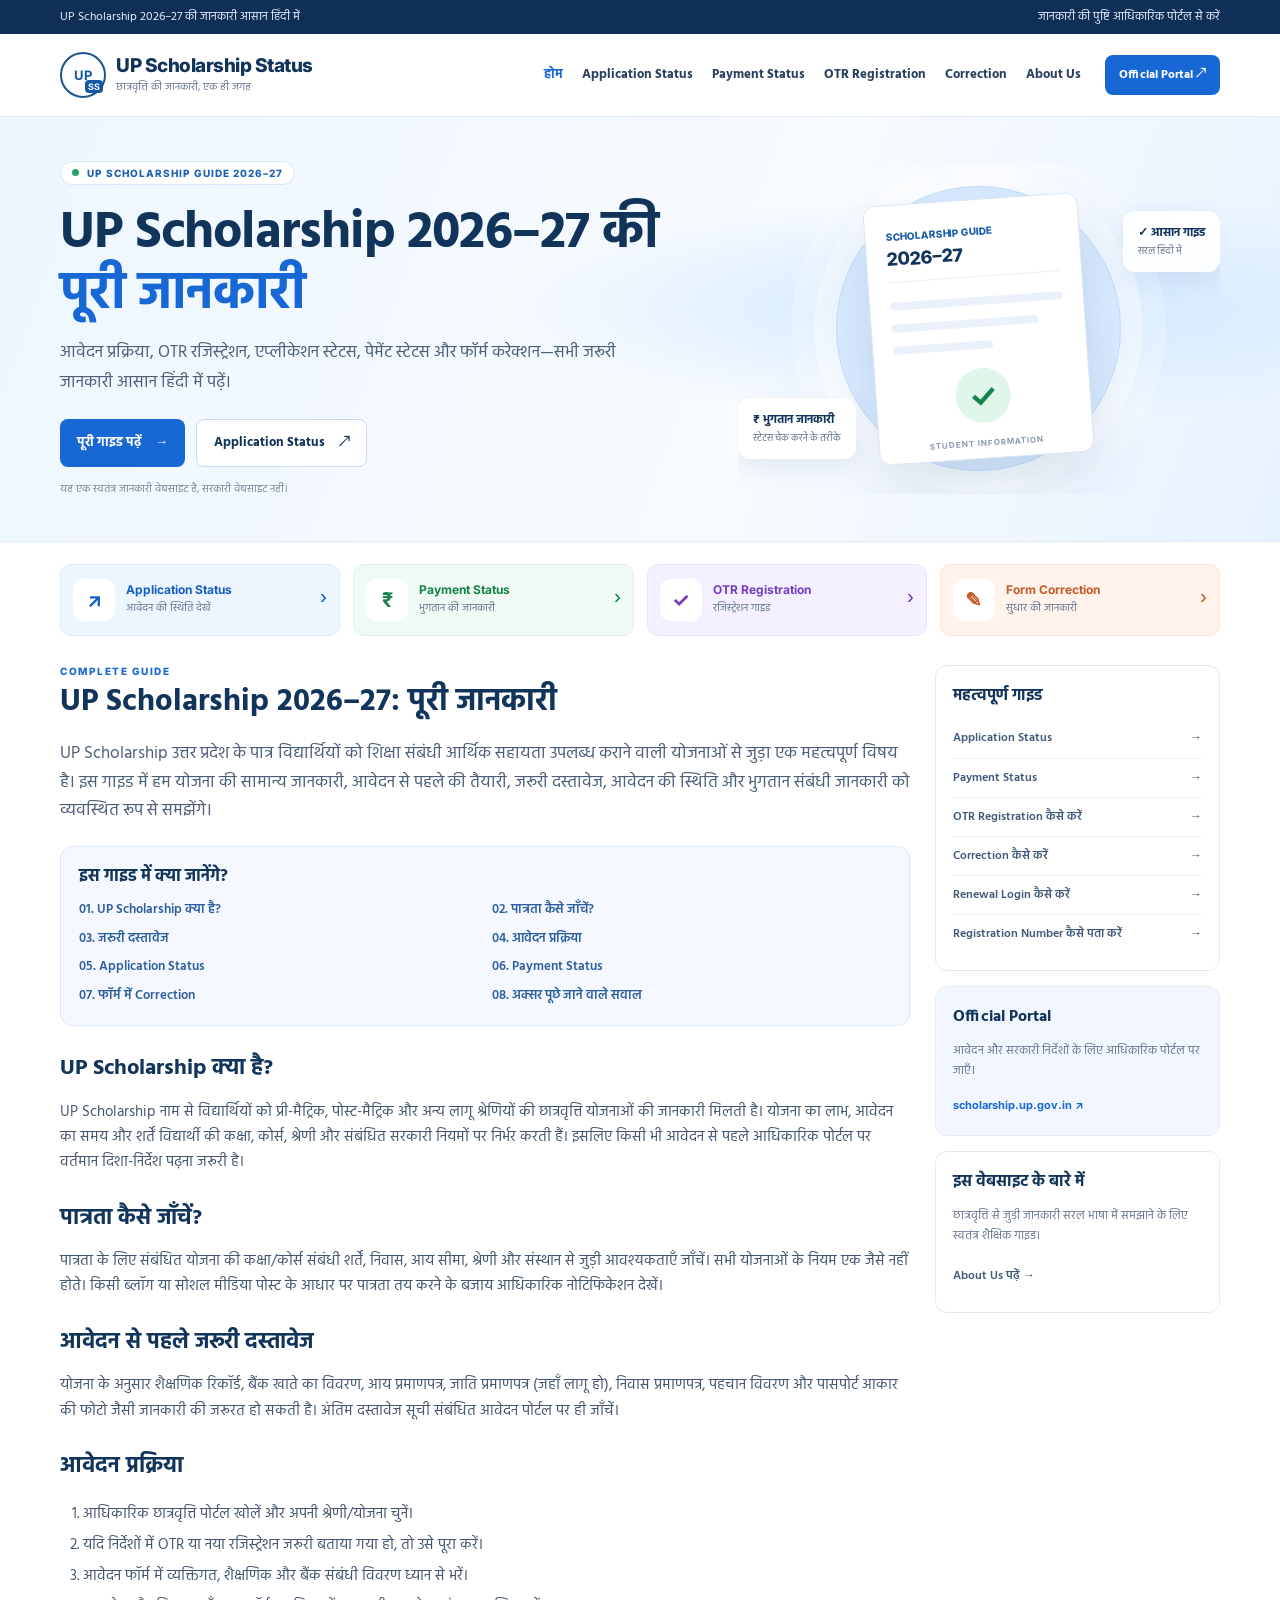
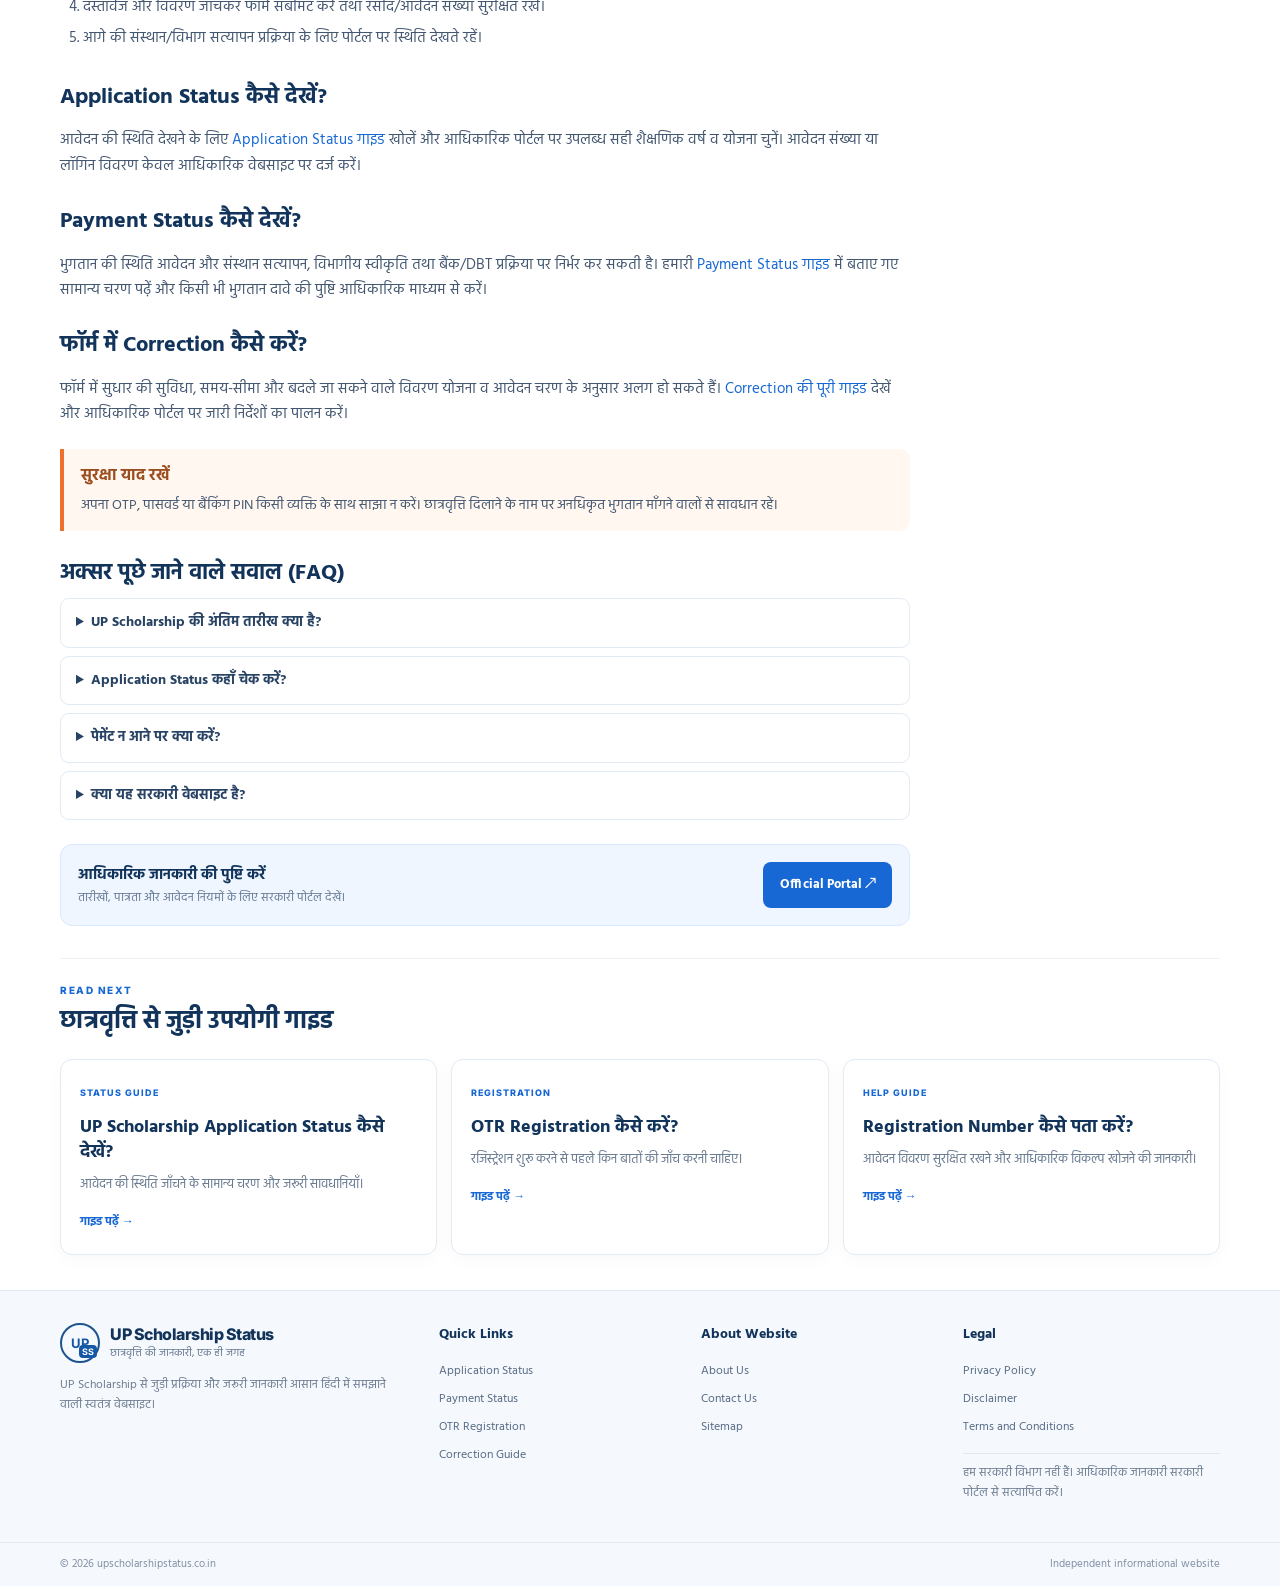
<file: index.html>
<!doctype html>
<html lang="hi">
<head>
<meta charset="utf-8"><meta name="viewport" content="width=device-width, initial-scale=1">
<title>UP Scholarship 2026–27: पूरी जानकारी, आवेदन, स्टेटस और भुगतान</title>
<meta name="description" content="UP Scholarship 2026–27 की पूरी गाइड: आवेदन प्रक्रिया, OTR रजिस्ट्रेशन, एप्लीकेशन स्टेटस, पेमेंट स्टेटस, करेक्शन और जरूरी जानकारी।">
<link rel="canonical" href="https://upscholarshipstatus.co.in/">
<meta name="theme-color" content="#12396b"><link rel="stylesheet" href="/assets/style.css">
</head><body>
<div class="topline"><div class="wrap top-inner"><span>UP Scholarship 2026–27 की जानकारी आसान हिंदी में</span><span>जानकारी की पुष्टि आधिकारिक पोर्टल से करें</span></div></div>
<header class="header"><div class="wrap header-inner">
<a class="brand" href="/" aria-label="UP Scholarship Status homepage"><span class="brand-logo">UP<span>SS</span></span><span class="brand-copy"><strong>UP Scholarship Status</strong><small>छात्रवृत्ति की जानकारी, एक ही जगह</small></span></a>
<button class="menu-btn" id="menuBtn" aria-expanded="false" aria-controls="mainNav" aria-label="मेन्यू खोलें">☰</button>
<nav class="nav" id="mainNav"><a class="current" href="/">होम</a><a href="/application-status/">Application Status</a><a href="/payment-status/">Payment Status</a><a href="/otr-registration-kaise-kare/">OTR Registration</a><a href="/correction-kaise-kare/">Correction</a><a href="/about-us/">About Us</a></nav>
<a class="portal" href="https://scholarship.up.gov.in/" target="_blank" rel="noopener noreferrer">Official Portal ↗</a>
</div></header>
<main>
<section class="hero"><div class="wrap hero-grid"><div class="hero-text"><div class="pill"><i></i> UP SCHOLARSHIP GUIDE 2026–27</div><h1>UP Scholarship 2026–27 की <em>पूरी जानकारी</em></h1><p class="hero-lead">आवेदन प्रक्रिया, OTR रजिस्ट्रेशन, एप्लीकेशन स्टेटस, पेमेंट स्टेटस और फॉर्म करेक्शन—सभी जरूरी जानकारी आसान हिंदी में पढ़ें।</p><div class="hero-buttons"><a class="btn primary" href="#complete-guide">पूरी गाइड पढ़ें <span>→</span></a><a class="btn secondary" href="/application-status/">Application Status <span>↗</span></a></div><p class="disclaimer-mini">यह एक स्वतंत्र जानकारी वेबसाइट है, सरकारी वेबसाइट नहीं।</p></div><div class="hero-art"><div class="art-glow"></div><div class="hero-paper"><div class="paper-head">SCHOLARSHIP GUIDE <span>2026–27</span></div><div class="paper-line wide"></div><div class="paper-line"></div><div class="paper-line short"></div><div class="paper-check">✓</div><div class="paper-foot">STUDENT INFORMATION</div></div><div class="float-note note-one"><b>✓ आसान गाइड</b><small>सरल हिंदी में</small></div><div class="float-note note-two"><b>₹ भुगतान जानकारी</b><small>स्टेटस चेक करने के तरीके</small></div></div></div></section>
<section class="wrap shortcuts" aria-label="महत्वपूर्ण लिंक"><a href="/application-status/" class="shortcut s-blue"><span class="shortcut-icon">↗</span><span><b>Application Status</b><small>आवेदन की स्थिति देखें</small></span><span class="chev">›</span></a><a href="/payment-status/" class="shortcut s-green"><span class="shortcut-icon">₹</span><span><b>Payment Status</b><small>भुगतान की जानकारी</small></span><span class="chev">›</span></a><a href="/otr-registration-kaise-kare/" class="shortcut s-purple"><span class="shortcut-icon">✓</span><span><b>OTR Registration</b><small>रजिस्ट्रेशन गाइड</small></span><span class="chev">›</span></a><a href="/correction-kaise-kare/" class="shortcut s-orange"><span class="shortcut-icon">✎</span><span><b>Form Correction</b><small>सुधार की जानकारी</small></span><span class="chev">›</span></a></section>
<section class="wrap pillar" id="complete-guide"><div class="article"><div class="section-label">COMPLETE GUIDE</div><h2>UP Scholarship 2026–27: पूरी जानकारी</h2><p class="lead">UP Scholarship उत्तर प्रदेश के पात्र विद्यार्थियों को शिक्षा संबंधी आर्थिक सहायता उपलब्ध कराने वाली योजनाओं से जुड़ा एक महत्वपूर्ण विषय है। इस गाइड में हम योजना की सामान्य जानकारी, आवेदन से पहले की तैयारी, जरूरी दस्तावेज, आवेदन की स्थिति और भुगतान संबंधी जानकारी को व्यवस्थित रूप से समझेंगे।</p><div class="toc"><h3>इस गाइड में क्या जानेंगे?</h3><div class="toc-grid"><a href="#overview">01. UP Scholarship क्या है?</a><a href="#eligibility">02. पात्रता कैसे जाँचें?</a><a href="#documents">03. जरूरी दस्तावेज</a><a href="#apply">04. आवेदन प्रक्रिया</a><a href="#status">05. Application Status</a><a href="#payment">06. Payment Status</a><a href="#correction">07. फॉर्म में Correction</a><a href="#faq">08. अक्सर पूछे जाने वाले सवाल</a></div></div>
<h3 id="overview">UP Scholarship क्या है?</h3><p>UP Scholarship नाम से विद्यार्थियों को प्री-मैट्रिक, पोस्ट-मैट्रिक और अन्य लागू श्रेणियों की छात्रवृत्ति योजनाओं की जानकारी मिलती है। योजना का लाभ, आवेदन का समय और शर्तें विद्यार्थी की कक्षा, कोर्स, श्रेणी और संबंधित सरकारी नियमों पर निर्भर करती हैं। इसलिए किसी भी आवेदन से पहले आधिकारिक पोर्टल पर वर्तमान दिशा-निर्देश पढ़ना जरूरी है।</p>
<h3 id="eligibility">पात्रता कैसे जाँचें?</h3><p>पात्रता के लिए संबंधित योजना की कक्षा/कोर्स संबंधी शर्तें, निवास, आय सीमा, श्रेणी और संस्थान से जुड़ी आवश्यकताएँ जाँचें। सभी योजनाओं के नियम एक जैसे नहीं होते। किसी ब्लॉग या सोशल मीडिया पोस्ट के आधार पर पात्रता तय करने के बजाय आधिकारिक नोटिफिकेशन देखें।</p>
<h3 id="documents">आवेदन से पहले जरूरी दस्तावेज</h3><p>योजना के अनुसार शैक्षणिक रिकॉर्ड, बैंक खाते का विवरण, आय प्रमाणपत्र, जाति प्रमाणपत्र (जहाँ लागू हो), निवास प्रमाणपत्र, पहचान विवरण और पासपोर्ट आकार की फोटो जैसी जानकारी की जरूरत हो सकती है। अंतिम दस्तावेज सूची संबंधित आवेदन पोर्टल पर ही जाँचें।</p>
<h3 id="apply">आवेदन प्रक्रिया</h3><ol><li>आधिकारिक छात्रवृत्ति पोर्टल खोलें और अपनी श्रेणी/योजना चुनें।</li><li>यदि निर्देशों में OTR या नया रजिस्ट्रेशन जरूरी बताया गया हो, तो उसे पूरा करें।</li><li>आवेदन फॉर्म में व्यक्तिगत, शैक्षणिक और बैंक संबंधी विवरण ध्यान से भरें।</li><li>दस्तावेज और विवरण जाँचकर फॉर्म सबमिट करें तथा रसीद/आवेदन संख्या सुरक्षित रखें।</li><li>आगे की संस्थान/विभाग सत्यापन प्रक्रिया के लिए पोर्टल पर स्थिति देखते रहें।</li></ol>
<h3 id="status">Application Status कैसे देखें?</h3><p>आवेदन की स्थिति देखने के लिए <a href="/application-status/">Application Status गाइड</a> खोलें और आधिकारिक पोर्टल पर उपलब्ध सही शैक्षणिक वर्ष व योजना चुनें। आवेदन संख्या या लॉगिन विवरण केवल आधिकारिक वेबसाइट पर दर्ज करें।</p>
<h3 id="payment">Payment Status कैसे देखें?</h3><p>भुगतान की स्थिति आवेदन और संस्थान सत्यापन, विभागीय स्वीकृति तथा बैंक/DBT प्रक्रिया पर निर्भर कर सकती है। हमारी <a href="/payment-status/">Payment Status गाइड</a> में बताए गए सामान्य चरण पढ़ें और किसी भी भुगतान दावे की पुष्टि आधिकारिक माध्यम से करें।</p>
<h3 id="correction">फॉर्म में Correction कैसे करें?</h3><p>फॉर्म में सुधार की सुविधा, समय-सीमा और बदले जा सकने वाले विवरण योजना व आवेदन चरण के अनुसार अलग हो सकते हैं। <a href="/correction-kaise-kare/">Correction की पूरी गाइड</a> देखें और आधिकारिक पोर्टल पर जारी निर्देशों का पालन करें।</p>
<div class="callout"><b>सुरक्षा याद रखें</b><p>अपना OTP, पासवर्ड या बैंकिंग PIN किसी व्यक्ति के साथ साझा न करें। छात्रवृत्ति दिलाने के नाम पर अनधिकृत भुगतान माँगने वालों से सावधान रहें।</p></div>
<h3 id="faq">अक्सर पूछे जाने वाले सवाल (FAQ)</h3><details><summary>UP Scholarship की अंतिम तारीख क्या है?</summary><p>अंतिम तारीख योजना और शैक्षणिक वर्ष के अनुसार बदल सकती है। वर्तमान तारीख आधिकारिक पोर्टल पर देखें।</p></details><details><summary>Application Status कहाँ चेक करें?</summary><p>हमारी <a href="/application-status/">Application Status गाइड</a> पढ़ें और फिर आधिकारिक पोर्टल पर स्थिति जाँचें।</p></details><details><summary>पेमेंट न आने पर क्या करें?</summary><p>आवेदन/सत्यापन की स्थिति और बैंक विवरण की जाँच करें। जरूरत पड़ने पर संस्थान या आधिकारिक हेल्पडेस्क से संपर्क करें।</p></details><details><summary>क्या यह सरकारी वेबसाइट है?</summary><p>नहीं। upscholarshipstatus.co.in एक स्वतंत्र जानकारी वेबसाइट है। आधिकारिक आवेदन और नियमों के लिए सरकारी पोर्टल देखें।</p></details>
<div class="official-box"><div><b>आधिकारिक जानकारी की पुष्टि करें</b><small>तारीखों, पात्रता और आवेदन नियमों के लिए सरकारी पोर्टल देखें।</small></div><a class="btn primary" href="https://scholarship.up.gov.in/" target="_blank" rel="noopener noreferrer">Official Portal ↗</a></div>
</div><aside class="sidebar"><div class="side-card"><h3>महत्वपूर्ण गाइड</h3><a href="/application-status/">Application Status <span>→</span></a><a href="/payment-status/">Payment Status <span>→</span></a><a href="/otr-registration-kaise-kare/">OTR Registration कैसे करें <span>→</span></a><a href="/correction-kaise-kare/">Correction कैसे करें <span>→</span></a><a href="/renewal-login-kaise-kare/">Renewal Login कैसे करें <span>→</span></a><a href="/registration-number-kaise-pata-kare/">Registration Number कैसे पता करें <span>→</span></a></div><div class="side-card side-blue"><h3>Official Portal</h3><p>आवेदन और सरकारी निर्देशों के लिए आधिकारिक पोर्टल पर जाएँ।</p><a class="side-portal" href="https://scholarship.up.gov.in/" target="_blank" rel="noopener noreferrer">scholarship.up.gov.in ↗</a></div><div class="side-card"><h3>इस वेबसाइट के बारे में</h3><p>छात्रवृत्ति से जुड़ी जानकारी सरल भाषा में समझाने के लिए स्वतंत्र शैक्षिक गाइड।</p><a href="/about-us/">About Us पढ़ें →</a></div></aside></section>
<section class="wrap latest"><div class="latest-head"><div><div class="section-label">READ NEXT</div><h2>छात्रवृत्ति से जुड़ी उपयोगी गाइड</h2></div></div><div class="post-grid"><a class="post-card" href="/application-status/"><span class="post-tag">STATUS GUIDE</span><h3>UP Scholarship Application Status कैसे देखें?</h3><p>आवेदन की स्थिति जाँचने के सामान्य चरण और जरूरी सावधानियाँ।</p><span class="read-more">गाइड पढ़ें →</span></a><a class="post-card" href="/otr-registration-kaise-kare/"><span class="post-tag">REGISTRATION</span><h3>OTR Registration कैसे करें?</h3><p>रजिस्ट्रेशन शुरू करने से पहले किन बातों की जाँच करनी चाहिए।</p><span class="read-more">गाइड पढ़ें →</span></a><a class="post-card" href="/registration-number-kaise-pata-kare/"><span class="post-tag">HELP GUIDE</span><h3>Registration Number कैसे पता करें?</h3><p>आवेदन विवरण सुरक्षित रखने और आधिकारिक विकल्प खोजने की जानकारी।</p><span class="read-more">गाइड पढ़ें →</span></a></div></section>
</main>
<footer class="footer"><div class="wrap footer-grid"><div class="footer-about"><a class="brand footer-brand" href="/"><span class="brand-logo">UP<span>SS</span></span><span class="brand-copy"><strong>UP Scholarship Status</strong><small>छात्रवृत्ति की जानकारी, एक ही जगह</small></span></a><p>UP Scholarship से जुड़ी प्रक्रिया और जरूरी जानकारी आसान हिंदी में समझाने वाली स्वतंत्र वेबसाइट।</p></div><div><h3>Quick Links</h3><a href="/application-status/">Application Status</a><a href="/payment-status/">Payment Status</a><a href="/otr-registration-kaise-kare/">OTR Registration</a><a href="/correction-kaise-kare/">Correction Guide</a></div><div><h3>About Website</h3><a href="/about-us/">About Us</a><a href="/contact-us/">Contact Us</a><a href="/sitemap/">Sitemap</a></div><div><h3>Legal</h3><a href="/privacy-policy/">Privacy Policy</a><a href="/disclaimer/">Disclaimer</a><a href="/terms-and-conditions/">Terms and Conditions</a><p class="footer-warning">हम सरकारी विभाग नहीं हैं। आधिकारिक जानकारी सरकारी पोर्टल से सत्यापित करें।</p></div></div><div class="footer-bottom"><div class="wrap"><span>© 2026 upscholarshipstatus.co.in</span><span>Independent informational website</span></div></div></footer>
<script src="/assets/script.js" defer></script></body></html>
</file>
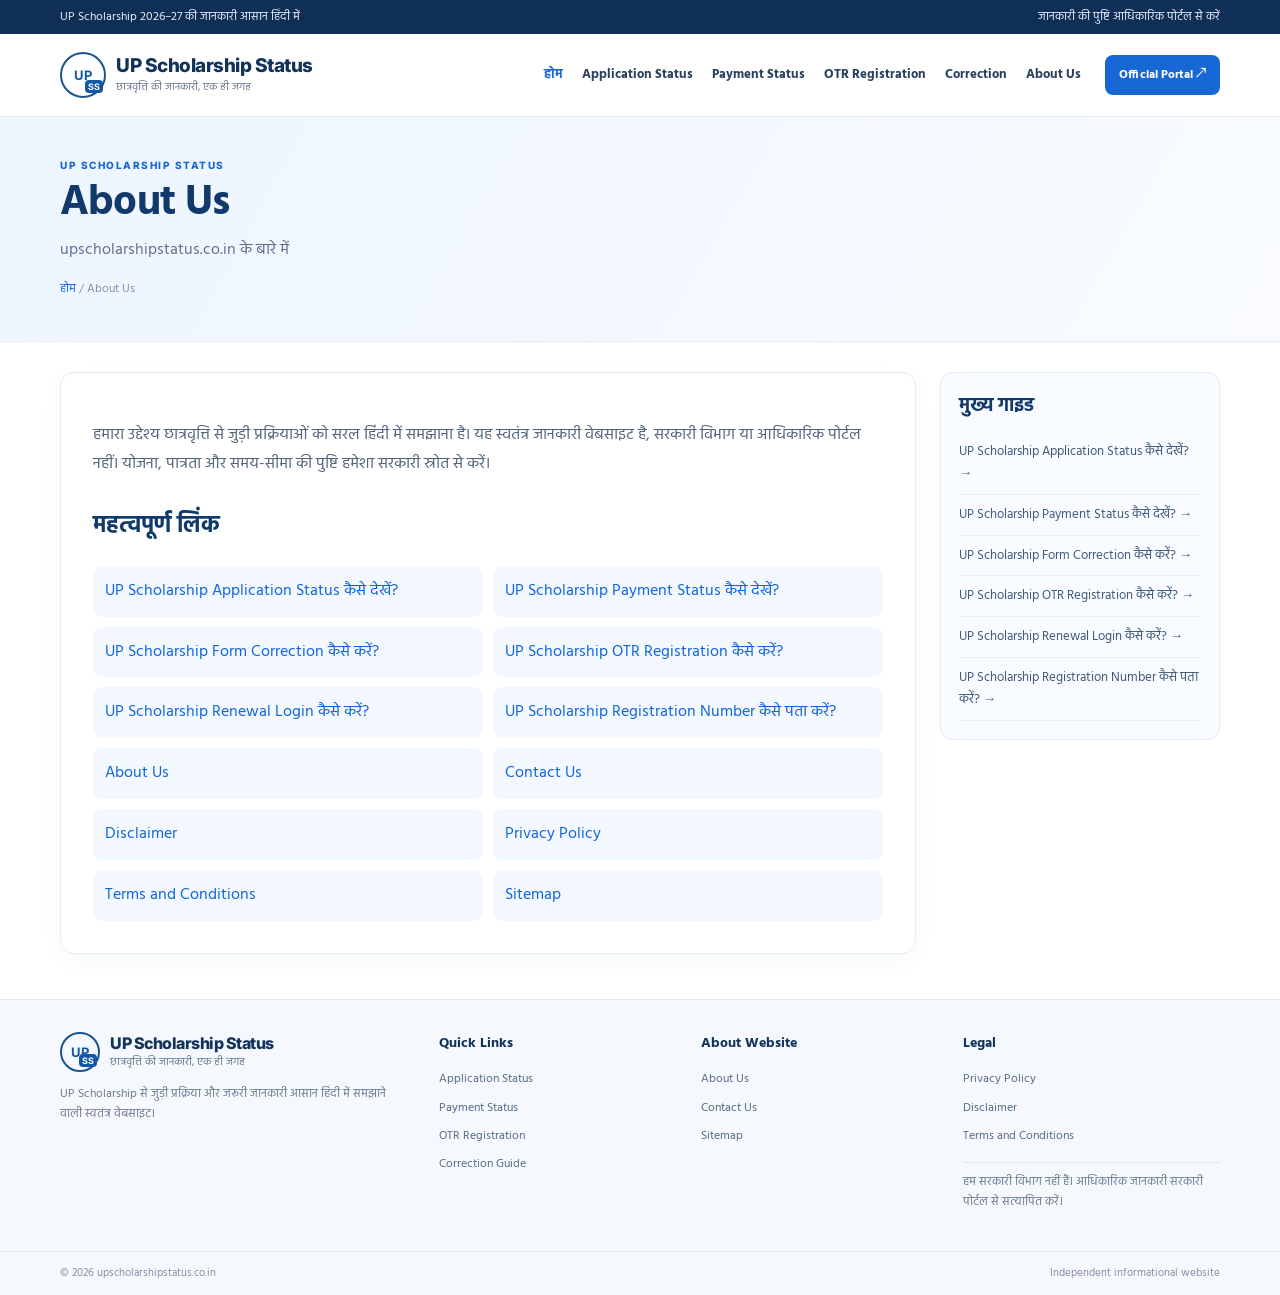
<file: about-us/index.html>
<!doctype html><html lang="hi"><head><meta charset="utf-8"><meta name="viewport" content="width=device-width,initial-scale=1"><title>About Us | UP Scholarship Status</title><meta name="description" content="upscholarshipstatus.co.in के बारे में"><link rel="canonical" href="https://upscholarshipstatus.co.in/about-us/"><link rel="stylesheet" href="/assets/style.css"></head><body><div class="topline"><div class="wrap top-inner"><span>UP Scholarship 2026–27 की जानकारी आसान हिंदी में</span><span>जानकारी की पुष्टि आधिकारिक पोर्टल से करें</span></div></div>
<header class="header"><div class="wrap header-inner">
<a class="brand" href="/" aria-label="UP Scholarship Status homepage"><span class="brand-logo">UP<span>SS</span></span><span class="brand-copy"><strong>UP Scholarship Status</strong><small>छात्रवृत्ति की जानकारी, एक ही जगह</small></span></a>
<button class="menu-btn" id="menuBtn" aria-expanded="false" aria-controls="mainNav" aria-label="मेन्यू खोलें">☰</button>
<nav class="nav" id="mainNav"><a class="current" href="/">होम</a><a href="/application-status/">Application Status</a><a href="/payment-status/">Payment Status</a><a href="/otr-registration-kaise-kare/">OTR Registration</a><a href="/correction-kaise-kare/">Correction</a><a href="/about-us/">About Us</a></nav>
<a class="portal" href="https://scholarship.up.gov.in/" target="_blank" rel="noopener noreferrer">Official Portal ↗</a>
</div></header>
<main><section class="content-hero"><div class="wrap"><div class="section-label">UP SCHOLARSHIP STATUS</div><h1>About Us</h1><p>upscholarshipstatus.co.in के बारे में</p><div class="crumbs"><a href="/">होम</a> / About Us</div></div></section><div class="wrap inner-layout"><article class="inner-article"><p>हमारा उद्देश्य छात्रवृत्ति से जुड़ी प्रक्रियाओं को सरल हिंदी में समझाना है। यह स्वतंत्र जानकारी वेबसाइट है, सरकारी विभाग या आधिकारिक पोर्टल नहीं। योजना, पात्रता और समय-सीमा की पुष्टि हमेशा सरकारी स्रोत से करें।</p><h2>महत्वपूर्ण लिंक</h2><div class="sitemap-links"><a href="/application-status/">UP Scholarship Application Status कैसे देखें?</a><a href="/payment-status/">UP Scholarship Payment Status कैसे देखें?</a><a href="/correction-kaise-kare/">UP Scholarship Form Correction कैसे करें?</a><a href="/otr-registration-kaise-kare/">UP Scholarship OTR Registration कैसे करें?</a><a href="/renewal-login-kaise-kare/">UP Scholarship Renewal Login कैसे करें?</a><a href="/registration-number-kaise-pata-kare/">UP Scholarship Registration Number कैसे पता करें?</a><a href="/about-us/">About Us</a><a href="/contact-us/">Contact Us</a><a href="/disclaimer/">Disclaimer</a><a href="/privacy-policy/">Privacy Policy</a><a href="/terms-and-conditions/">Terms and Conditions</a><a href="/sitemap/">Sitemap</a></div></article><aside class="inner-sidebar"><h3>मुख्य गाइड</h3><a href="/application-status/">UP Scholarship Application Status कैसे देखें? →</a><a href="/payment-status/">UP Scholarship Payment Status कैसे देखें? →</a><a href="/correction-kaise-kare/">UP Scholarship Form Correction कैसे करें? →</a><a href="/otr-registration-kaise-kare/">UP Scholarship OTR Registration कैसे करें? →</a><a href="/renewal-login-kaise-kare/">UP Scholarship Renewal Login कैसे करें? →</a><a href="/registration-number-kaise-pata-kare/">UP Scholarship Registration Number कैसे पता करें? →</a></aside></div></main><footer class="footer"><div class="wrap footer-grid"><div class="footer-about"><a class="brand footer-brand" href="/"><span class="brand-logo">UP<span>SS</span></span><span class="brand-copy"><strong>UP Scholarship Status</strong><small>छात्रवृत्ति की जानकारी, एक ही जगह</small></span></a><p>UP Scholarship से जुड़ी प्रक्रिया और जरूरी जानकारी आसान हिंदी में समझाने वाली स्वतंत्र वेबसाइट।</p></div><div><h3>Quick Links</h3><a href="/application-status/">Application Status</a><a href="/payment-status/">Payment Status</a><a href="/otr-registration-kaise-kare/">OTR Registration</a><a href="/correction-kaise-kare/">Correction Guide</a></div><div><h3>About Website</h3><a href="/about-us/">About Us</a><a href="/contact-us/">Contact Us</a><a href="/sitemap/">Sitemap</a></div><div><h3>Legal</h3><a href="/privacy-policy/">Privacy Policy</a><a href="/disclaimer/">Disclaimer</a><a href="/terms-and-conditions/">Terms and Conditions</a><p class="footer-warning">हम सरकारी विभाग नहीं हैं। आधिकारिक जानकारी सरकारी पोर्टल से सत्यापित करें।</p></div></div><div class="footer-bottom"><div class="wrap"><span>© 2026 upscholarshipstatus.co.in</span><span>Independent informational website</span></div></div></footer>
<script src="/assets/script.js" defer></script></body></html>
</file>
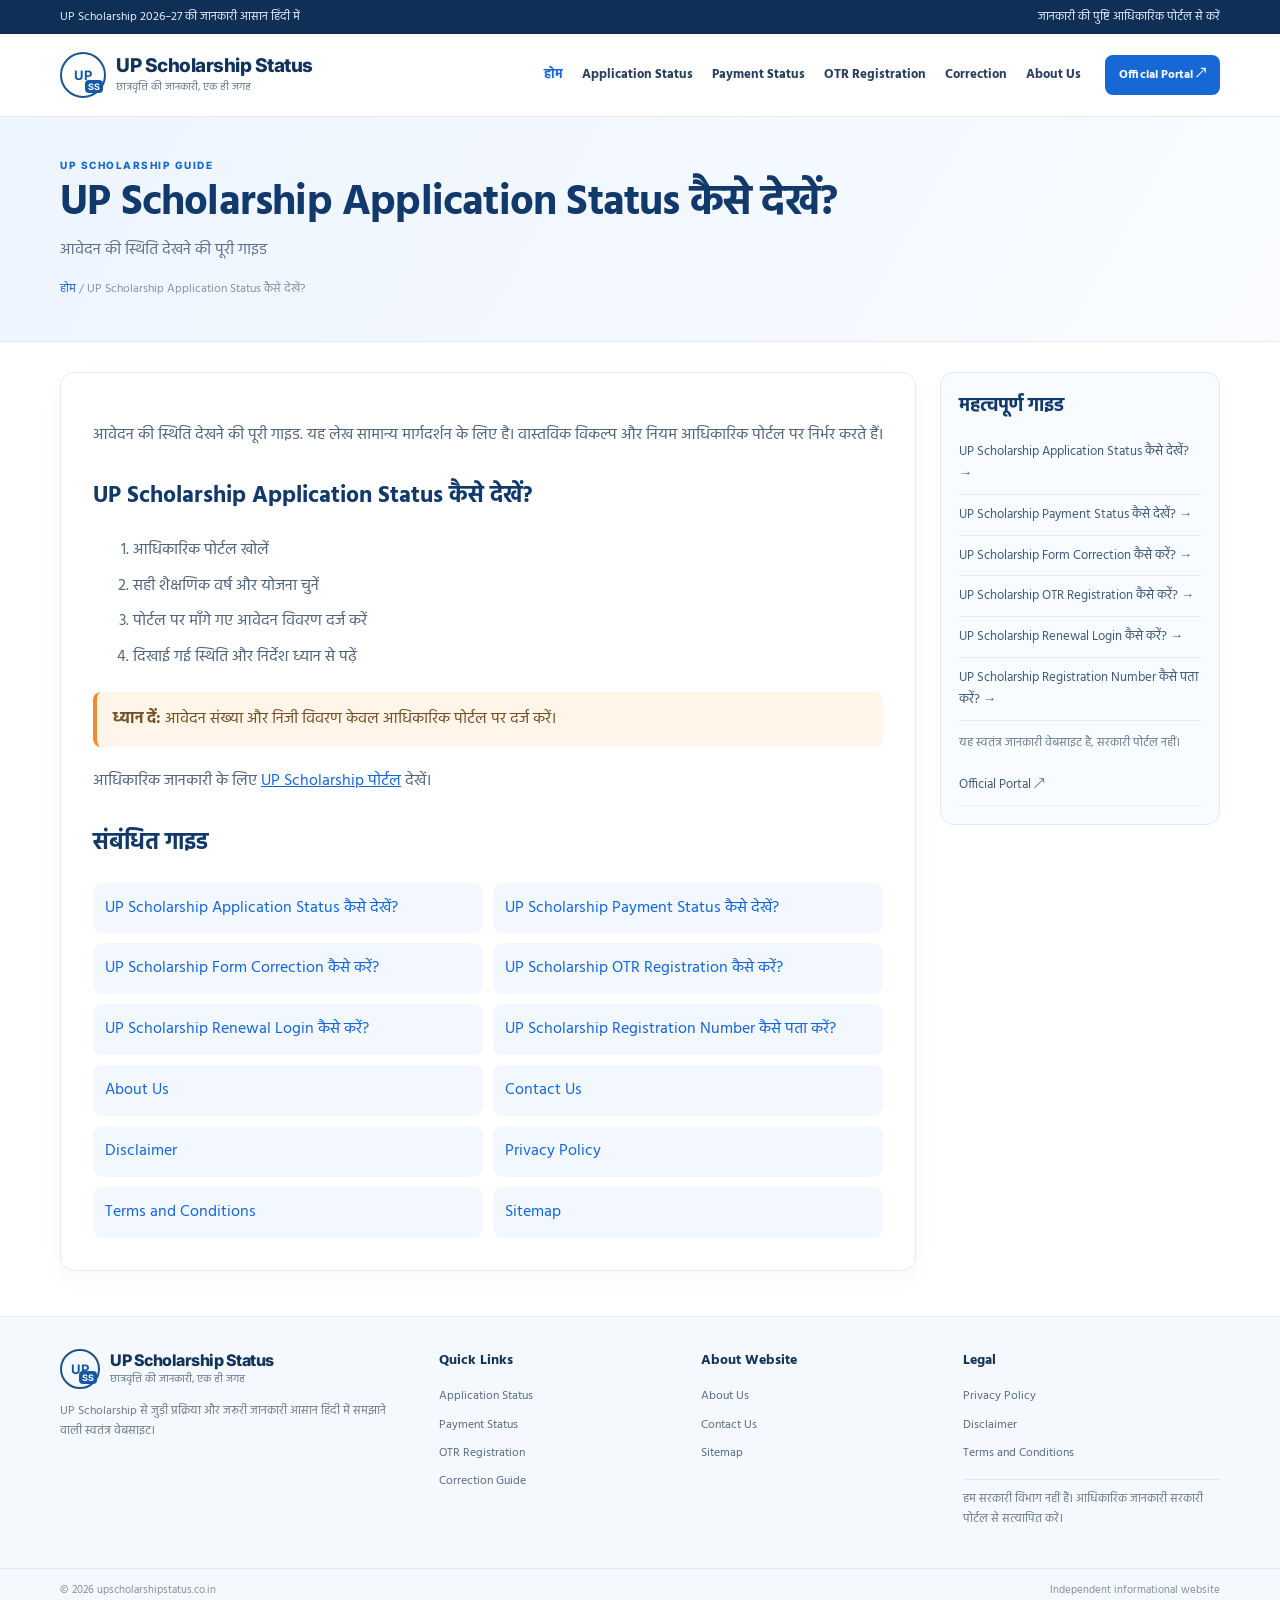
<file: application-status/index.html>
<!doctype html><html lang="hi"><head><meta charset="utf-8"><meta name="viewport" content="width=device-width,initial-scale=1"><title>UP Scholarship Application Status कैसे देखें? | UP Scholarship Status</title><meta name="description" content="आवेदन की स्थिति देखने की पूरी गाइड आसान हिंदी में पढ़ें।"><link rel="canonical" href="https://upscholarshipstatus.co.in/application-status/"><link rel="stylesheet" href="/assets/style.css"></head><body><div class="topline"><div class="wrap top-inner"><span>UP Scholarship 2026–27 की जानकारी आसान हिंदी में</span><span>जानकारी की पुष्टि आधिकारिक पोर्टल से करें</span></div></div>
<header class="header"><div class="wrap header-inner">
<a class="brand" href="/" aria-label="UP Scholarship Status homepage"><span class="brand-logo">UP<span>SS</span></span><span class="brand-copy"><strong>UP Scholarship Status</strong><small>छात्रवृत्ति की जानकारी, एक ही जगह</small></span></a>
<button class="menu-btn" id="menuBtn" aria-expanded="false" aria-controls="mainNav" aria-label="मेन्यू खोलें">☰</button>
<nav class="nav" id="mainNav"><a class="current" href="/">होम</a><a href="/application-status/">Application Status</a><a href="/payment-status/">Payment Status</a><a href="/otr-registration-kaise-kare/">OTR Registration</a><a href="/correction-kaise-kare/">Correction</a><a href="/about-us/">About Us</a></nav>
<a class="portal" href="https://scholarship.up.gov.in/" target="_blank" rel="noopener noreferrer">Official Portal ↗</a>
</div></header>
<main><section class="content-hero"><div class="wrap"><div class="section-label">UP SCHOLARSHIP GUIDE</div><h1>UP Scholarship Application Status कैसे देखें?</h1><p>आवेदन की स्थिति देखने की पूरी गाइड</p><div class="crumbs"><a href="/">होम</a> / UP Scholarship Application Status कैसे देखें?</div></div></section><div class="wrap inner-layout"><article class="inner-article"><p>आवेदन की स्थिति देखने की पूरी गाइड. यह लेख सामान्य मार्गदर्शन के लिए है। वास्तविक विकल्प और नियम आधिकारिक पोर्टल पर निर्भर करते हैं।</p><h2>UP Scholarship Application Status कैसे देखें?</h2><ol><li>आधिकारिक पोर्टल खोलें</li><li>सही शैक्षणिक वर्ष और योजना चुनें</li><li>पोर्टल पर माँगे गए आवेदन विवरण दर्ज करें</li><li>दिखाई गई स्थिति और निर्देश ध्यान से पढ़ें</li></ol><div class="site-note"><b>ध्यान दें:</b> आवेदन संख्या और निजी विवरण केवल आधिकारिक पोर्टल पर दर्ज करें।</div><p>आधिकारिक जानकारी के लिए <a href="https://scholarship.up.gov.in/" target="_blank" rel="noopener noreferrer">UP Scholarship पोर्टल</a> देखें।</p><h2>संबंधित गाइड</h2><div class="sitemap-links"><a href="/application-status/">UP Scholarship Application Status कैसे देखें?</a><a href="/payment-status/">UP Scholarship Payment Status कैसे देखें?</a><a href="/correction-kaise-kare/">UP Scholarship Form Correction कैसे करें?</a><a href="/otr-registration-kaise-kare/">UP Scholarship OTR Registration कैसे करें?</a><a href="/renewal-login-kaise-kare/">UP Scholarship Renewal Login कैसे करें?</a><a href="/registration-number-kaise-pata-kare/">UP Scholarship Registration Number कैसे पता करें?</a><a href="/about-us/">About Us</a><a href="/contact-us/">Contact Us</a><a href="/disclaimer/">Disclaimer</a><a href="/privacy-policy/">Privacy Policy</a><a href="/terms-and-conditions/">Terms and Conditions</a><a href="/sitemap/">Sitemap</a></div></article><aside class="inner-sidebar"><h3>महत्वपूर्ण गाइड</h3><a href="/application-status/">UP Scholarship Application Status कैसे देखें? →</a><a href="/payment-status/">UP Scholarship Payment Status कैसे देखें? →</a><a href="/correction-kaise-kare/">UP Scholarship Form Correction कैसे करें? →</a><a href="/otr-registration-kaise-kare/">UP Scholarship OTR Registration कैसे करें? →</a><a href="/renewal-login-kaise-kare/">UP Scholarship Renewal Login कैसे करें? →</a><a href="/registration-number-kaise-pata-kare/">UP Scholarship Registration Number कैसे पता करें? →</a><p>यह स्वतंत्र जानकारी वेबसाइट है, सरकारी पोर्टल नहीं।</p><a href="https://scholarship.up.gov.in/" target="_blank" rel="noopener noreferrer">Official Portal ↗</a></aside></div></main><footer class="footer"><div class="wrap footer-grid"><div class="footer-about"><a class="brand footer-brand" href="/"><span class="brand-logo">UP<span>SS</span></span><span class="brand-copy"><strong>UP Scholarship Status</strong><small>छात्रवृत्ति की जानकारी, एक ही जगह</small></span></a><p>UP Scholarship से जुड़ी प्रक्रिया और जरूरी जानकारी आसान हिंदी में समझाने वाली स्वतंत्र वेबसाइट।</p></div><div><h3>Quick Links</h3><a href="/application-status/">Application Status</a><a href="/payment-status/">Payment Status</a><a href="/otr-registration-kaise-kare/">OTR Registration</a><a href="/correction-kaise-kare/">Correction Guide</a></div><div><h3>About Website</h3><a href="/about-us/">About Us</a><a href="/contact-us/">Contact Us</a><a href="/sitemap/">Sitemap</a></div><div><h3>Legal</h3><a href="/privacy-policy/">Privacy Policy</a><a href="/disclaimer/">Disclaimer</a><a href="/terms-and-conditions/">Terms and Conditions</a><p class="footer-warning">हम सरकारी विभाग नहीं हैं। आधिकारिक जानकारी सरकारी पोर्टल से सत्यापित करें।</p></div></div><div class="footer-bottom"><div class="wrap"><span>© 2026 upscholarshipstatus.co.in</span><span>Independent informational website</span></div></div></footer>
<script src="/assets/script.js" defer></script></body></html>
</file>
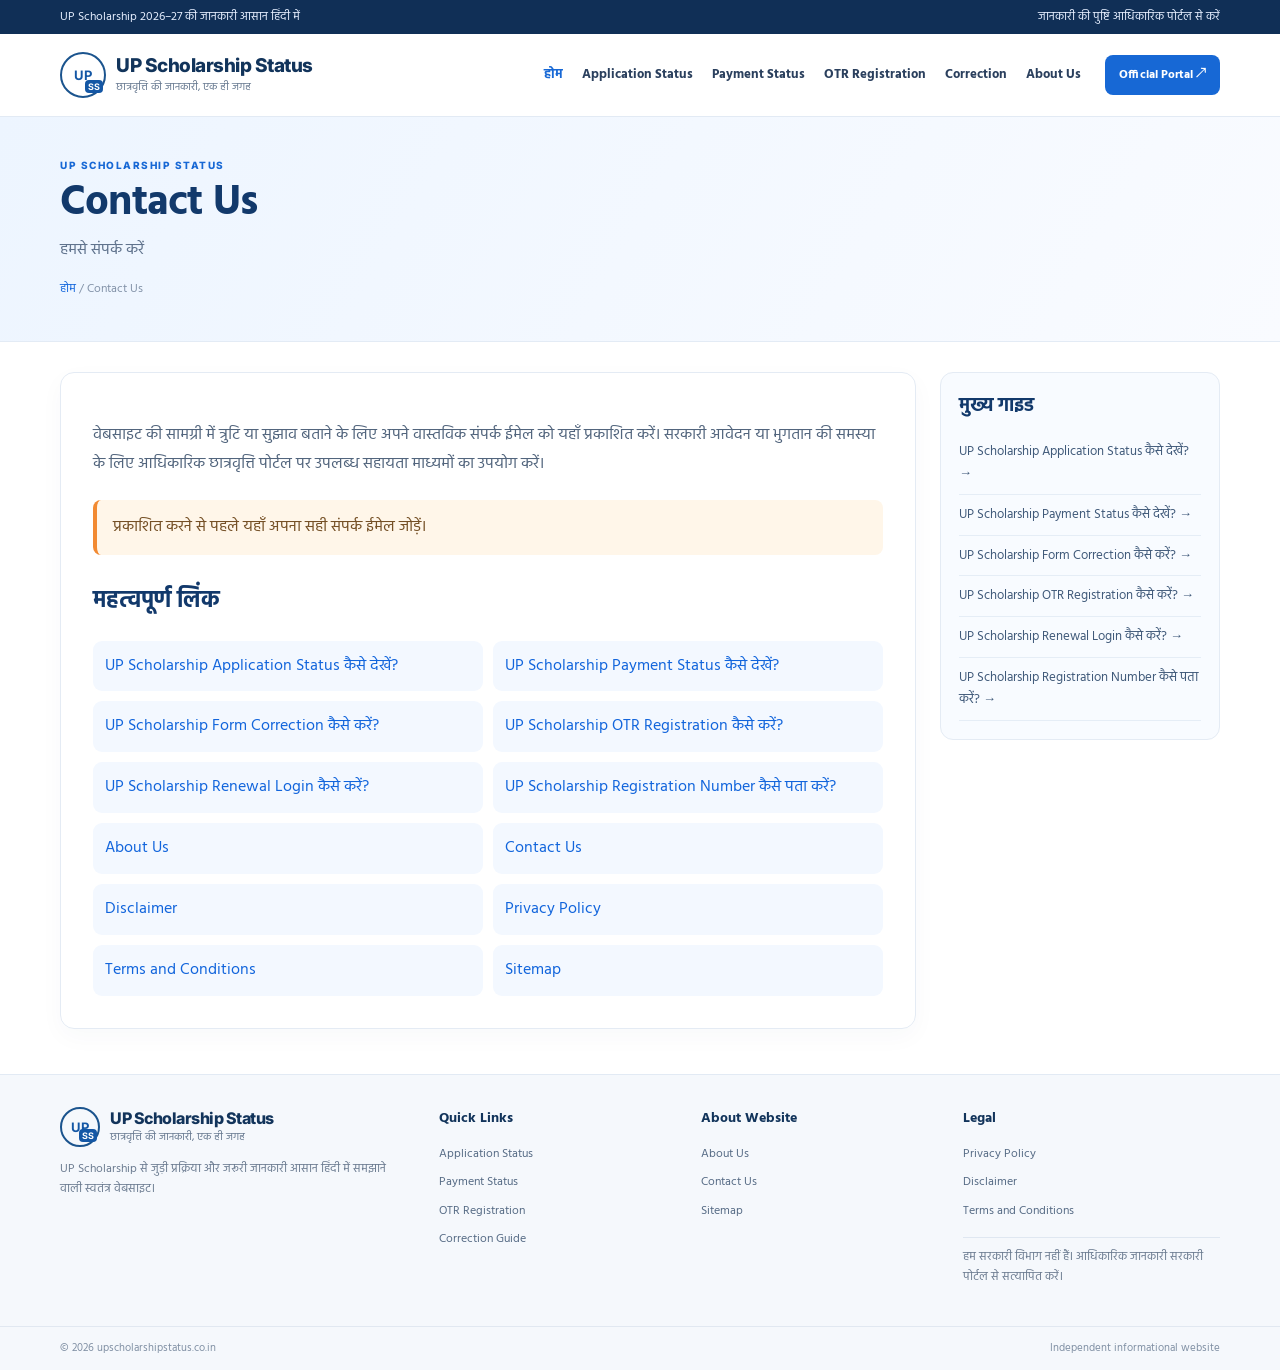
<file: contact-us/index.html>
<!doctype html><html lang="hi"><head><meta charset="utf-8"><meta name="viewport" content="width=device-width,initial-scale=1"><title>Contact Us | UP Scholarship Status</title><meta name="description" content="हमसे संपर्क करें"><link rel="canonical" href="https://upscholarshipstatus.co.in/contact-us/"><link rel="stylesheet" href="/assets/style.css"></head><body><div class="topline"><div class="wrap top-inner"><span>UP Scholarship 2026–27 की जानकारी आसान हिंदी में</span><span>जानकारी की पुष्टि आधिकारिक पोर्टल से करें</span></div></div>
<header class="header"><div class="wrap header-inner">
<a class="brand" href="/" aria-label="UP Scholarship Status homepage"><span class="brand-logo">UP<span>SS</span></span><span class="brand-copy"><strong>UP Scholarship Status</strong><small>छात्रवृत्ति की जानकारी, एक ही जगह</small></span></a>
<button class="menu-btn" id="menuBtn" aria-expanded="false" aria-controls="mainNav" aria-label="मेन्यू खोलें">☰</button>
<nav class="nav" id="mainNav"><a class="current" href="/">होम</a><a href="/application-status/">Application Status</a><a href="/payment-status/">Payment Status</a><a href="/otr-registration-kaise-kare/">OTR Registration</a><a href="/correction-kaise-kare/">Correction</a><a href="/about-us/">About Us</a></nav>
<a class="portal" href="https://scholarship.up.gov.in/" target="_blank" rel="noopener noreferrer">Official Portal ↗</a>
</div></header>
<main><section class="content-hero"><div class="wrap"><div class="section-label">UP SCHOLARSHIP STATUS</div><h1>Contact Us</h1><p>हमसे संपर्क करें</p><div class="crumbs"><a href="/">होम</a> / Contact Us</div></div></section><div class="wrap inner-layout"><article class="inner-article"><p>वेबसाइट की सामग्री में त्रुटि या सुझाव बताने के लिए अपने वास्तविक संपर्क ईमेल को यहाँ प्रकाशित करें। सरकारी आवेदन या भुगतान की समस्या के लिए आधिकारिक छात्रवृत्ति पोर्टल पर उपलब्ध सहायता माध्यमों का उपयोग करें।</p><div class="site-note">प्रकाशित करने से पहले यहाँ अपना सही संपर्क ईमेल जोड़ें।</div><h2>महत्वपूर्ण लिंक</h2><div class="sitemap-links"><a href="/application-status/">UP Scholarship Application Status कैसे देखें?</a><a href="/payment-status/">UP Scholarship Payment Status कैसे देखें?</a><a href="/correction-kaise-kare/">UP Scholarship Form Correction कैसे करें?</a><a href="/otr-registration-kaise-kare/">UP Scholarship OTR Registration कैसे करें?</a><a href="/renewal-login-kaise-kare/">UP Scholarship Renewal Login कैसे करें?</a><a href="/registration-number-kaise-pata-kare/">UP Scholarship Registration Number कैसे पता करें?</a><a href="/about-us/">About Us</a><a href="/contact-us/">Contact Us</a><a href="/disclaimer/">Disclaimer</a><a href="/privacy-policy/">Privacy Policy</a><a href="/terms-and-conditions/">Terms and Conditions</a><a href="/sitemap/">Sitemap</a></div></article><aside class="inner-sidebar"><h3>मुख्य गाइड</h3><a href="/application-status/">UP Scholarship Application Status कैसे देखें? →</a><a href="/payment-status/">UP Scholarship Payment Status कैसे देखें? →</a><a href="/correction-kaise-kare/">UP Scholarship Form Correction कैसे करें? →</a><a href="/otr-registration-kaise-kare/">UP Scholarship OTR Registration कैसे करें? →</a><a href="/renewal-login-kaise-kare/">UP Scholarship Renewal Login कैसे करें? →</a><a href="/registration-number-kaise-pata-kare/">UP Scholarship Registration Number कैसे पता करें? →</a></aside></div></main><footer class="footer"><div class="wrap footer-grid"><div class="footer-about"><a class="brand footer-brand" href="/"><span class="brand-logo">UP<span>SS</span></span><span class="brand-copy"><strong>UP Scholarship Status</strong><small>छात्रवृत्ति की जानकारी, एक ही जगह</small></span></a><p>UP Scholarship से जुड़ी प्रक्रिया और जरूरी जानकारी आसान हिंदी में समझाने वाली स्वतंत्र वेबसाइट।</p></div><div><h3>Quick Links</h3><a href="/application-status/">Application Status</a><a href="/payment-status/">Payment Status</a><a href="/otr-registration-kaise-kare/">OTR Registration</a><a href="/correction-kaise-kare/">Correction Guide</a></div><div><h3>About Website</h3><a href="/about-us/">About Us</a><a href="/contact-us/">Contact Us</a><a href="/sitemap/">Sitemap</a></div><div><h3>Legal</h3><a href="/privacy-policy/">Privacy Policy</a><a href="/disclaimer/">Disclaimer</a><a href="/terms-and-conditions/">Terms and Conditions</a><p class="footer-warning">हम सरकारी विभाग नहीं हैं। आधिकारिक जानकारी सरकारी पोर्टल से सत्यापित करें।</p></div></div><div class="footer-bottom"><div class="wrap"><span>© 2026 upscholarshipstatus.co.in</span><span>Independent informational website</span></div></div></footer>
<script src="/assets/script.js" defer></script></body></html>
</file>
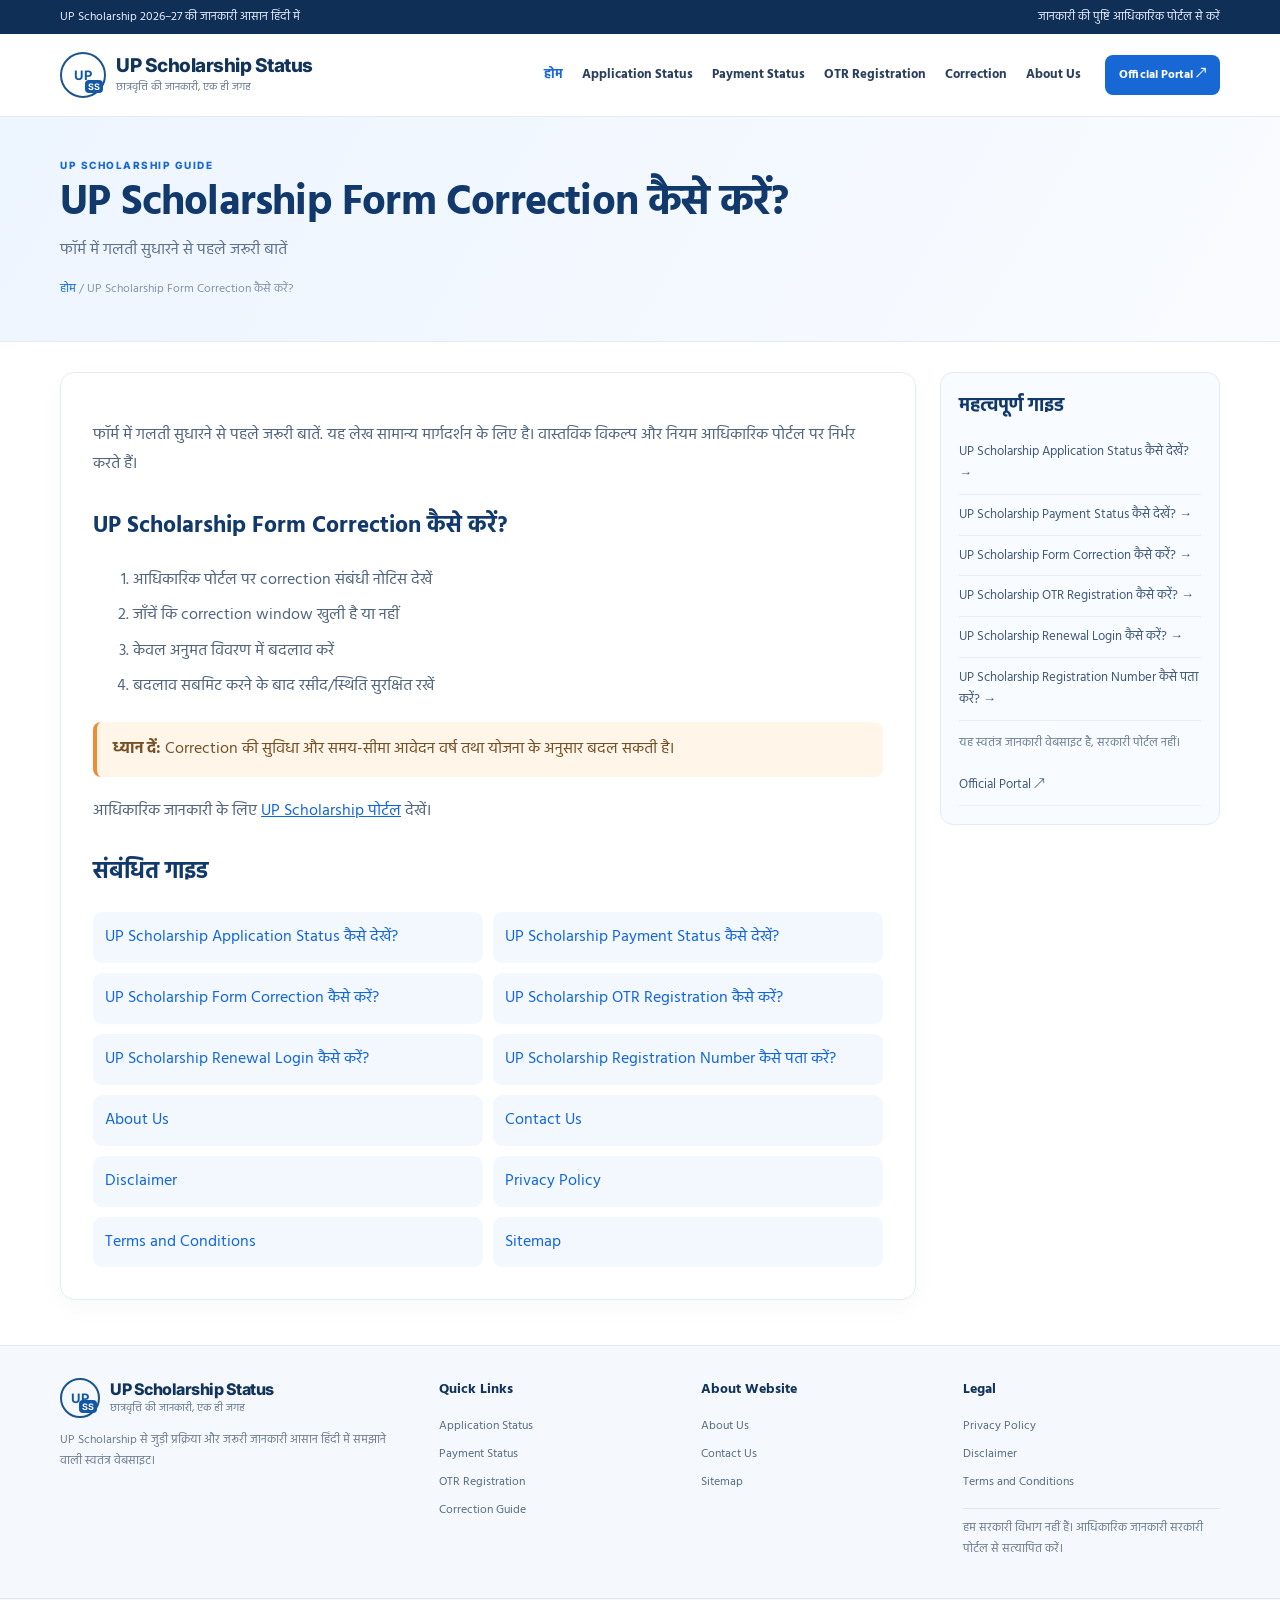
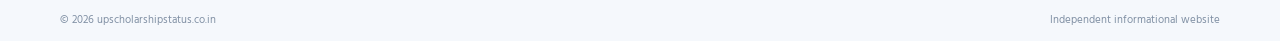
<file: correction-kaise-kare/index.html>
<!doctype html><html lang="hi"><head><meta charset="utf-8"><meta name="viewport" content="width=device-width,initial-scale=1"><title>UP Scholarship Form Correction कैसे करें? | UP Scholarship Status</title><meta name="description" content="फॉर्म में गलती सुधारने से पहले जरूरी बातें आसान हिंदी में पढ़ें।"><link rel="canonical" href="https://upscholarshipstatus.co.in/correction-kaise-kare/"><link rel="stylesheet" href="/assets/style.css"></head><body><div class="topline"><div class="wrap top-inner"><span>UP Scholarship 2026–27 की जानकारी आसान हिंदी में</span><span>जानकारी की पुष्टि आधिकारिक पोर्टल से करें</span></div></div>
<header class="header"><div class="wrap header-inner">
<a class="brand" href="/" aria-label="UP Scholarship Status homepage"><span class="brand-logo">UP<span>SS</span></span><span class="brand-copy"><strong>UP Scholarship Status</strong><small>छात्रवृत्ति की जानकारी, एक ही जगह</small></span></a>
<button class="menu-btn" id="menuBtn" aria-expanded="false" aria-controls="mainNav" aria-label="मेन्यू खोलें">☰</button>
<nav class="nav" id="mainNav"><a class="current" href="/">होम</a><a href="/application-status/">Application Status</a><a href="/payment-status/">Payment Status</a><a href="/otr-registration-kaise-kare/">OTR Registration</a><a href="/correction-kaise-kare/">Correction</a><a href="/about-us/">About Us</a></nav>
<a class="portal" href="https://scholarship.up.gov.in/" target="_blank" rel="noopener noreferrer">Official Portal ↗</a>
</div></header>
<main><section class="content-hero"><div class="wrap"><div class="section-label">UP SCHOLARSHIP GUIDE</div><h1>UP Scholarship Form Correction कैसे करें?</h1><p>फॉर्म में गलती सुधारने से पहले जरूरी बातें</p><div class="crumbs"><a href="/">होम</a> / UP Scholarship Form Correction कैसे करें?</div></div></section><div class="wrap inner-layout"><article class="inner-article"><p>फॉर्म में गलती सुधारने से पहले जरूरी बातें. यह लेख सामान्य मार्गदर्शन के लिए है। वास्तविक विकल्प और नियम आधिकारिक पोर्टल पर निर्भर करते हैं।</p><h2>UP Scholarship Form Correction कैसे करें?</h2><ol><li>आधिकारिक पोर्टल पर correction संबंधी नोटिस देखें</li><li>जाँचें कि correction window खुली है या नहीं</li><li>केवल अनुमत विवरण में बदलाव करें</li><li>बदलाव सबमिट करने के बाद रसीद/स्थिति सुरक्षित रखें</li></ol><div class="site-note"><b>ध्यान दें:</b> Correction की सुविधा और समय-सीमा आवेदन वर्ष तथा योजना के अनुसार बदल सकती है।</div><p>आधिकारिक जानकारी के लिए <a href="https://scholarship.up.gov.in/" target="_blank" rel="noopener noreferrer">UP Scholarship पोर्टल</a> देखें।</p><h2>संबंधित गाइड</h2><div class="sitemap-links"><a href="/application-status/">UP Scholarship Application Status कैसे देखें?</a><a href="/payment-status/">UP Scholarship Payment Status कैसे देखें?</a><a href="/correction-kaise-kare/">UP Scholarship Form Correction कैसे करें?</a><a href="/otr-registration-kaise-kare/">UP Scholarship OTR Registration कैसे करें?</a><a href="/renewal-login-kaise-kare/">UP Scholarship Renewal Login कैसे करें?</a><a href="/registration-number-kaise-pata-kare/">UP Scholarship Registration Number कैसे पता करें?</a><a href="/about-us/">About Us</a><a href="/contact-us/">Contact Us</a><a href="/disclaimer/">Disclaimer</a><a href="/privacy-policy/">Privacy Policy</a><a href="/terms-and-conditions/">Terms and Conditions</a><a href="/sitemap/">Sitemap</a></div></article><aside class="inner-sidebar"><h3>महत्वपूर्ण गाइड</h3><a href="/application-status/">UP Scholarship Application Status कैसे देखें? →</a><a href="/payment-status/">UP Scholarship Payment Status कैसे देखें? →</a><a href="/correction-kaise-kare/">UP Scholarship Form Correction कैसे करें? →</a><a href="/otr-registration-kaise-kare/">UP Scholarship OTR Registration कैसे करें? →</a><a href="/renewal-login-kaise-kare/">UP Scholarship Renewal Login कैसे करें? →</a><a href="/registration-number-kaise-pata-kare/">UP Scholarship Registration Number कैसे पता करें? →</a><p>यह स्वतंत्र जानकारी वेबसाइट है, सरकारी पोर्टल नहीं।</p><a href="https://scholarship.up.gov.in/" target="_blank" rel="noopener noreferrer">Official Portal ↗</a></aside></div></main><footer class="footer"><div class="wrap footer-grid"><div class="footer-about"><a class="brand footer-brand" href="/"><span class="brand-logo">UP<span>SS</span></span><span class="brand-copy"><strong>UP Scholarship Status</strong><small>छात्रवृत्ति की जानकारी, एक ही जगह</small></span></a><p>UP Scholarship से जुड़ी प्रक्रिया और जरूरी जानकारी आसान हिंदी में समझाने वाली स्वतंत्र वेबसाइट।</p></div><div><h3>Quick Links</h3><a href="/application-status/">Application Status</a><a href="/payment-status/">Payment Status</a><a href="/otr-registration-kaise-kare/">OTR Registration</a><a href="/correction-kaise-kare/">Correction Guide</a></div><div><h3>About Website</h3><a href="/about-us/">About Us</a><a href="/contact-us/">Contact Us</a><a href="/sitemap/">Sitemap</a></div><div><h3>Legal</h3><a href="/privacy-policy/">Privacy Policy</a><a href="/disclaimer/">Disclaimer</a><a href="/terms-and-conditions/">Terms and Conditions</a><p class="footer-warning">हम सरकारी विभाग नहीं हैं। आधिकारिक जानकारी सरकारी पोर्टल से सत्यापित करें।</p></div></div><div class="footer-bottom"><div class="wrap"><span>© 2026 upscholarshipstatus.co.in</span><span>Independent informational website</span></div></div></footer>
<script src="/assets/script.js" defer></script></body></html>
</file>
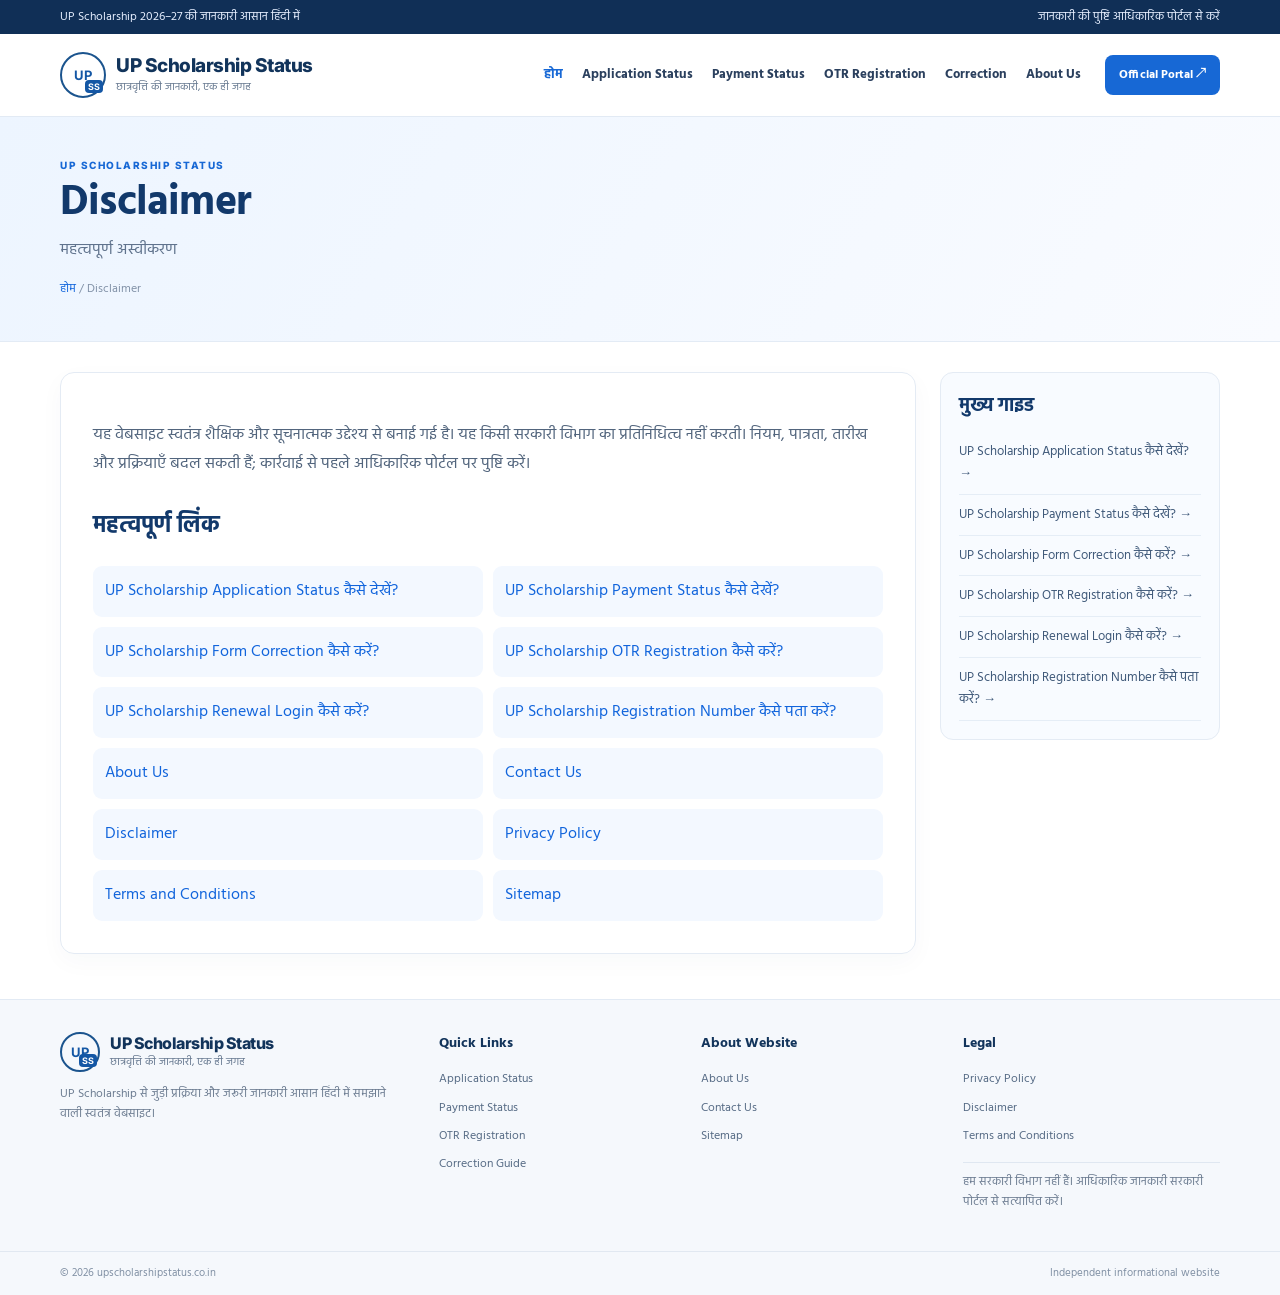
<file: disclaimer/index.html>
<!doctype html><html lang="hi"><head><meta charset="utf-8"><meta name="viewport" content="width=device-width,initial-scale=1"><title>Disclaimer | UP Scholarship Status</title><meta name="description" content="महत्वपूर्ण अस्वीकरण"><link rel="canonical" href="https://upscholarshipstatus.co.in/disclaimer/"><link rel="stylesheet" href="/assets/style.css"></head><body><div class="topline"><div class="wrap top-inner"><span>UP Scholarship 2026–27 की जानकारी आसान हिंदी में</span><span>जानकारी की पुष्टि आधिकारिक पोर्टल से करें</span></div></div>
<header class="header"><div class="wrap header-inner">
<a class="brand" href="/" aria-label="UP Scholarship Status homepage"><span class="brand-logo">UP<span>SS</span></span><span class="brand-copy"><strong>UP Scholarship Status</strong><small>छात्रवृत्ति की जानकारी, एक ही जगह</small></span></a>
<button class="menu-btn" id="menuBtn" aria-expanded="false" aria-controls="mainNav" aria-label="मेन्यू खोलें">☰</button>
<nav class="nav" id="mainNav"><a class="current" href="/">होम</a><a href="/application-status/">Application Status</a><a href="/payment-status/">Payment Status</a><a href="/otr-registration-kaise-kare/">OTR Registration</a><a href="/correction-kaise-kare/">Correction</a><a href="/about-us/">About Us</a></nav>
<a class="portal" href="https://scholarship.up.gov.in/" target="_blank" rel="noopener noreferrer">Official Portal ↗</a>
</div></header>
<main><section class="content-hero"><div class="wrap"><div class="section-label">UP SCHOLARSHIP STATUS</div><h1>Disclaimer</h1><p>महत्वपूर्ण अस्वीकरण</p><div class="crumbs"><a href="/">होम</a> / Disclaimer</div></div></section><div class="wrap inner-layout"><article class="inner-article"><p>यह वेबसाइट स्वतंत्र शैक्षिक और सूचनात्मक उद्देश्य से बनाई गई है। यह किसी सरकारी विभाग का प्रतिनिधित्व नहीं करती। नियम, पात्रता, तारीख और प्रक्रियाएँ बदल सकती हैं; कार्रवाई से पहले आधिकारिक पोर्टल पर पुष्टि करें।</p><h2>महत्वपूर्ण लिंक</h2><div class="sitemap-links"><a href="/application-status/">UP Scholarship Application Status कैसे देखें?</a><a href="/payment-status/">UP Scholarship Payment Status कैसे देखें?</a><a href="/correction-kaise-kare/">UP Scholarship Form Correction कैसे करें?</a><a href="/otr-registration-kaise-kare/">UP Scholarship OTR Registration कैसे करें?</a><a href="/renewal-login-kaise-kare/">UP Scholarship Renewal Login कैसे करें?</a><a href="/registration-number-kaise-pata-kare/">UP Scholarship Registration Number कैसे पता करें?</a><a href="/about-us/">About Us</a><a href="/contact-us/">Contact Us</a><a href="/disclaimer/">Disclaimer</a><a href="/privacy-policy/">Privacy Policy</a><a href="/terms-and-conditions/">Terms and Conditions</a><a href="/sitemap/">Sitemap</a></div></article><aside class="inner-sidebar"><h3>मुख्य गाइड</h3><a href="/application-status/">UP Scholarship Application Status कैसे देखें? →</a><a href="/payment-status/">UP Scholarship Payment Status कैसे देखें? →</a><a href="/correction-kaise-kare/">UP Scholarship Form Correction कैसे करें? →</a><a href="/otr-registration-kaise-kare/">UP Scholarship OTR Registration कैसे करें? →</a><a href="/renewal-login-kaise-kare/">UP Scholarship Renewal Login कैसे करें? →</a><a href="/registration-number-kaise-pata-kare/">UP Scholarship Registration Number कैसे पता करें? →</a></aside></div></main><footer class="footer"><div class="wrap footer-grid"><div class="footer-about"><a class="brand footer-brand" href="/"><span class="brand-logo">UP<span>SS</span></span><span class="brand-copy"><strong>UP Scholarship Status</strong><small>छात्रवृत्ति की जानकारी, एक ही जगह</small></span></a><p>UP Scholarship से जुड़ी प्रक्रिया और जरूरी जानकारी आसान हिंदी में समझाने वाली स्वतंत्र वेबसाइट।</p></div><div><h3>Quick Links</h3><a href="/application-status/">Application Status</a><a href="/payment-status/">Payment Status</a><a href="/otr-registration-kaise-kare/">OTR Registration</a><a href="/correction-kaise-kare/">Correction Guide</a></div><div><h3>About Website</h3><a href="/about-us/">About Us</a><a href="/contact-us/">Contact Us</a><a href="/sitemap/">Sitemap</a></div><div><h3>Legal</h3><a href="/privacy-policy/">Privacy Policy</a><a href="/disclaimer/">Disclaimer</a><a href="/terms-and-conditions/">Terms and Conditions</a><p class="footer-warning">हम सरकारी विभाग नहीं हैं। आधिकारिक जानकारी सरकारी पोर्टल से सत्यापित करें।</p></div></div><div class="footer-bottom"><div class="wrap"><span>© 2026 upscholarshipstatus.co.in</span><span>Independent informational website</span></div></div></footer>
<script src="/assets/script.js" defer></script></body></html>
</file>
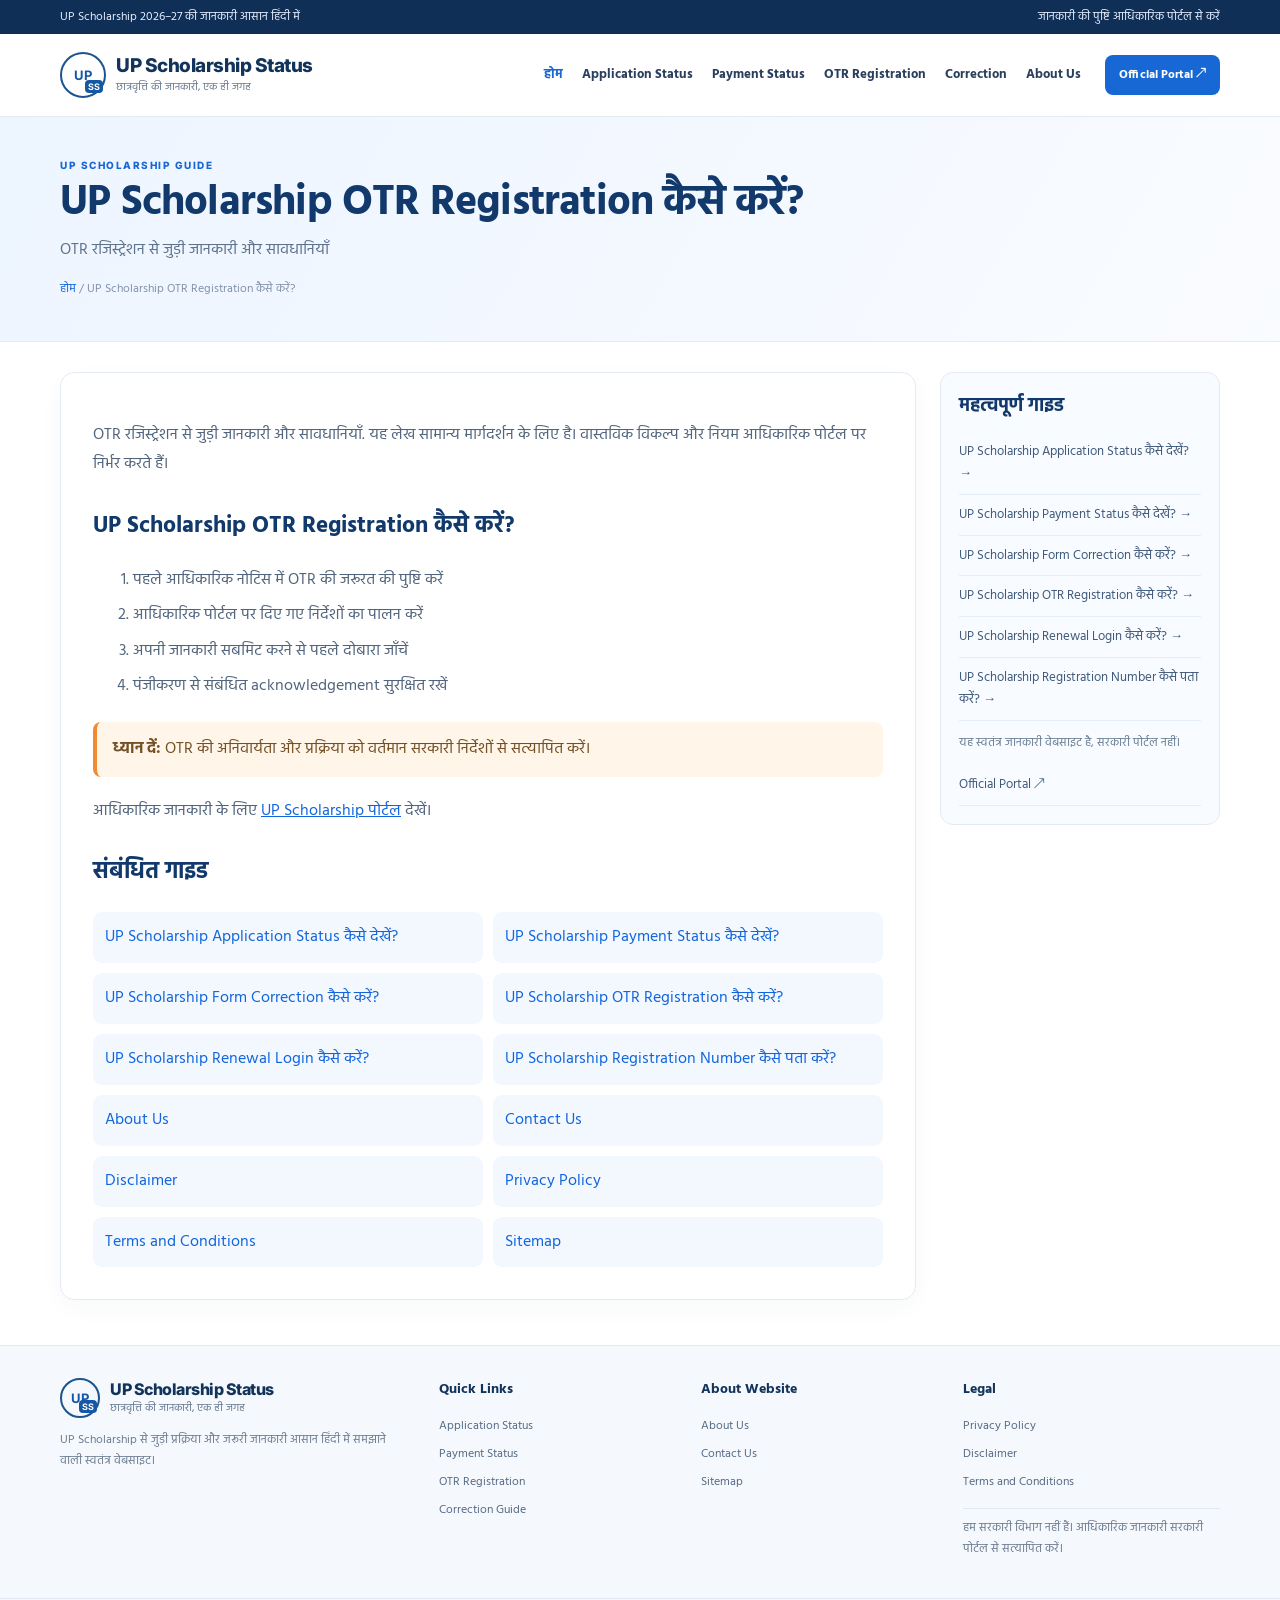
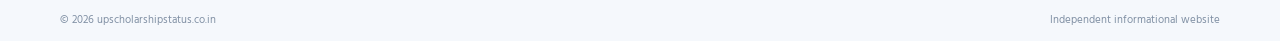
<file: otr-registration-kaise-kare/index.html>
<!doctype html><html lang="hi"><head><meta charset="utf-8"><meta name="viewport" content="width=device-width,initial-scale=1"><title>UP Scholarship OTR Registration कैसे करें? | UP Scholarship Status</title><meta name="description" content="OTR रजिस्ट्रेशन से जुड़ी जानकारी और सावधानियाँ आसान हिंदी में पढ़ें।"><link rel="canonical" href="https://upscholarshipstatus.co.in/otr-registration-kaise-kare/"><link rel="stylesheet" href="/assets/style.css"></head><body><div class="topline"><div class="wrap top-inner"><span>UP Scholarship 2026–27 की जानकारी आसान हिंदी में</span><span>जानकारी की पुष्टि आधिकारिक पोर्टल से करें</span></div></div>
<header class="header"><div class="wrap header-inner">
<a class="brand" href="/" aria-label="UP Scholarship Status homepage"><span class="brand-logo">UP<span>SS</span></span><span class="brand-copy"><strong>UP Scholarship Status</strong><small>छात्रवृत्ति की जानकारी, एक ही जगह</small></span></a>
<button class="menu-btn" id="menuBtn" aria-expanded="false" aria-controls="mainNav" aria-label="मेन्यू खोलें">☰</button>
<nav class="nav" id="mainNav"><a class="current" href="/">होम</a><a href="/application-status/">Application Status</a><a href="/payment-status/">Payment Status</a><a href="/otr-registration-kaise-kare/">OTR Registration</a><a href="/correction-kaise-kare/">Correction</a><a href="/about-us/">About Us</a></nav>
<a class="portal" href="https://scholarship.up.gov.in/" target="_blank" rel="noopener noreferrer">Official Portal ↗</a>
</div></header>
<main><section class="content-hero"><div class="wrap"><div class="section-label">UP SCHOLARSHIP GUIDE</div><h1>UP Scholarship OTR Registration कैसे करें?</h1><p>OTR रजिस्ट्रेशन से जुड़ी जानकारी और सावधानियाँ</p><div class="crumbs"><a href="/">होम</a> / UP Scholarship OTR Registration कैसे करें?</div></div></section><div class="wrap inner-layout"><article class="inner-article"><p>OTR रजिस्ट्रेशन से जुड़ी जानकारी और सावधानियाँ. यह लेख सामान्य मार्गदर्शन के लिए है। वास्तविक विकल्प और नियम आधिकारिक पोर्टल पर निर्भर करते हैं।</p><h2>UP Scholarship OTR Registration कैसे करें?</h2><ol><li>पहले आधिकारिक नोटिस में OTR की जरूरत की पुष्टि करें</li><li>आधिकारिक पोर्टल पर दिए गए निर्देशों का पालन करें</li><li>अपनी जानकारी सबमिट करने से पहले दोबारा जाँचें</li><li>पंजीकरण से संबंधित acknowledgement सुरक्षित रखें</li></ol><div class="site-note"><b>ध्यान दें:</b> OTR की अनिवार्यता और प्रक्रिया को वर्तमान सरकारी निर्देशों से सत्यापित करें।</div><p>आधिकारिक जानकारी के लिए <a href="https://scholarship.up.gov.in/" target="_blank" rel="noopener noreferrer">UP Scholarship पोर्टल</a> देखें।</p><h2>संबंधित गाइड</h2><div class="sitemap-links"><a href="/application-status/">UP Scholarship Application Status कैसे देखें?</a><a href="/payment-status/">UP Scholarship Payment Status कैसे देखें?</a><a href="/correction-kaise-kare/">UP Scholarship Form Correction कैसे करें?</a><a href="/otr-registration-kaise-kare/">UP Scholarship OTR Registration कैसे करें?</a><a href="/renewal-login-kaise-kare/">UP Scholarship Renewal Login कैसे करें?</a><a href="/registration-number-kaise-pata-kare/">UP Scholarship Registration Number कैसे पता करें?</a><a href="/about-us/">About Us</a><a href="/contact-us/">Contact Us</a><a href="/disclaimer/">Disclaimer</a><a href="/privacy-policy/">Privacy Policy</a><a href="/terms-and-conditions/">Terms and Conditions</a><a href="/sitemap/">Sitemap</a></div></article><aside class="inner-sidebar"><h3>महत्वपूर्ण गाइड</h3><a href="/application-status/">UP Scholarship Application Status कैसे देखें? →</a><a href="/payment-status/">UP Scholarship Payment Status कैसे देखें? →</a><a href="/correction-kaise-kare/">UP Scholarship Form Correction कैसे करें? →</a><a href="/otr-registration-kaise-kare/">UP Scholarship OTR Registration कैसे करें? →</a><a href="/renewal-login-kaise-kare/">UP Scholarship Renewal Login कैसे करें? →</a><a href="/registration-number-kaise-pata-kare/">UP Scholarship Registration Number कैसे पता करें? →</a><p>यह स्वतंत्र जानकारी वेबसाइट है, सरकारी पोर्टल नहीं।</p><a href="https://scholarship.up.gov.in/" target="_blank" rel="noopener noreferrer">Official Portal ↗</a></aside></div></main><footer class="footer"><div class="wrap footer-grid"><div class="footer-about"><a class="brand footer-brand" href="/"><span class="brand-logo">UP<span>SS</span></span><span class="brand-copy"><strong>UP Scholarship Status</strong><small>छात्रवृत्ति की जानकारी, एक ही जगह</small></span></a><p>UP Scholarship से जुड़ी प्रक्रिया और जरूरी जानकारी आसान हिंदी में समझाने वाली स्वतंत्र वेबसाइट।</p></div><div><h3>Quick Links</h3><a href="/application-status/">Application Status</a><a href="/payment-status/">Payment Status</a><a href="/otr-registration-kaise-kare/">OTR Registration</a><a href="/correction-kaise-kare/">Correction Guide</a></div><div><h3>About Website</h3><a href="/about-us/">About Us</a><a href="/contact-us/">Contact Us</a><a href="/sitemap/">Sitemap</a></div><div><h3>Legal</h3><a href="/privacy-policy/">Privacy Policy</a><a href="/disclaimer/">Disclaimer</a><a href="/terms-and-conditions/">Terms and Conditions</a><p class="footer-warning">हम सरकारी विभाग नहीं हैं। आधिकारिक जानकारी सरकारी पोर्टल से सत्यापित करें।</p></div></div><div class="footer-bottom"><div class="wrap"><span>© 2026 upscholarshipstatus.co.in</span><span>Independent informational website</span></div></div></footer>
<script src="/assets/script.js" defer></script></body></html>
</file>
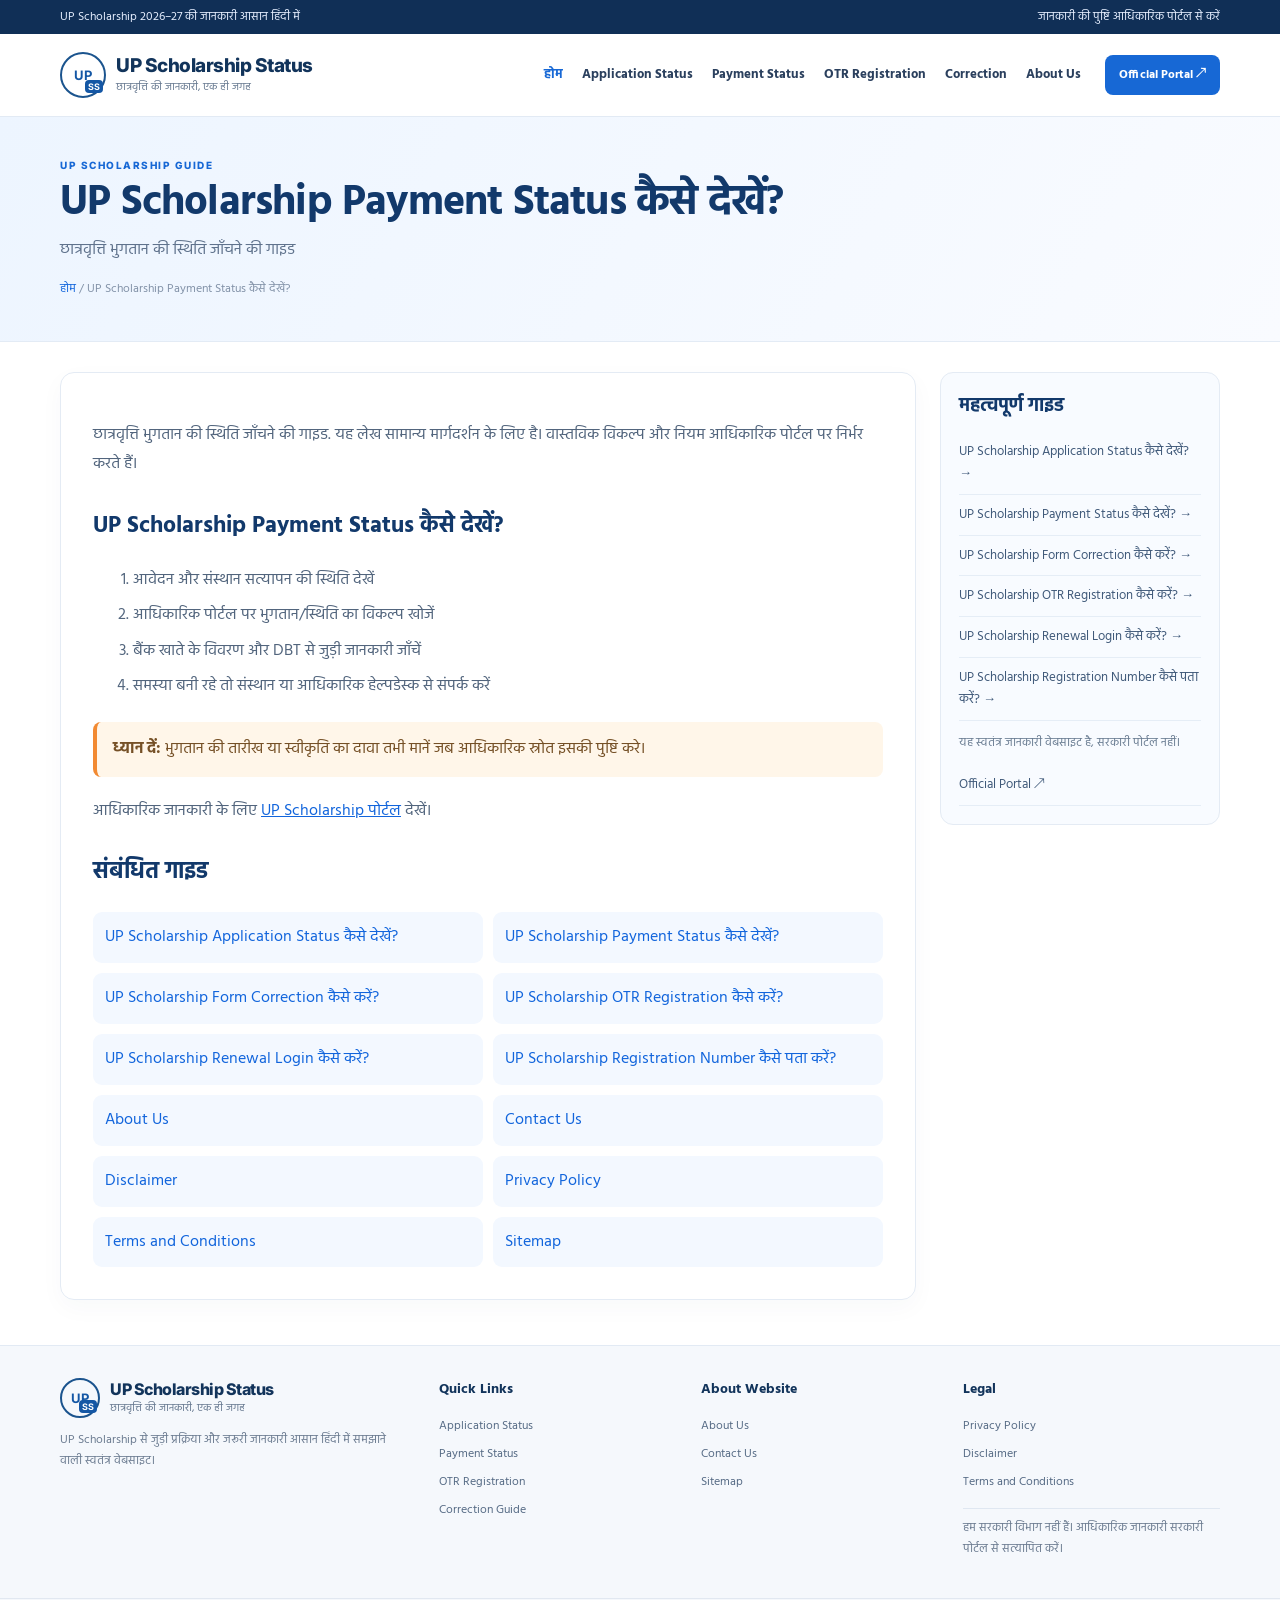
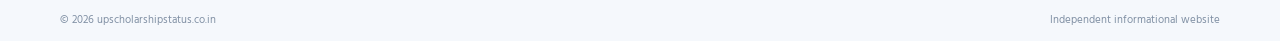
<file: payment-status/index.html>
<!doctype html><html lang="hi"><head><meta charset="utf-8"><meta name="viewport" content="width=device-width,initial-scale=1"><title>UP Scholarship Payment Status कैसे देखें? | UP Scholarship Status</title><meta name="description" content="छात्रवृत्ति भुगतान की स्थिति जाँचने की गाइड आसान हिंदी में पढ़ें।"><link rel="canonical" href="https://upscholarshipstatus.co.in/payment-status/"><link rel="stylesheet" href="/assets/style.css"></head><body><div class="topline"><div class="wrap top-inner"><span>UP Scholarship 2026–27 की जानकारी आसान हिंदी में</span><span>जानकारी की पुष्टि आधिकारिक पोर्टल से करें</span></div></div>
<header class="header"><div class="wrap header-inner">
<a class="brand" href="/" aria-label="UP Scholarship Status homepage"><span class="brand-logo">UP<span>SS</span></span><span class="brand-copy"><strong>UP Scholarship Status</strong><small>छात्रवृत्ति की जानकारी, एक ही जगह</small></span></a>
<button class="menu-btn" id="menuBtn" aria-expanded="false" aria-controls="mainNav" aria-label="मेन्यू खोलें">☰</button>
<nav class="nav" id="mainNav"><a class="current" href="/">होम</a><a href="/application-status/">Application Status</a><a href="/payment-status/">Payment Status</a><a href="/otr-registration-kaise-kare/">OTR Registration</a><a href="/correction-kaise-kare/">Correction</a><a href="/about-us/">About Us</a></nav>
<a class="portal" href="https://scholarship.up.gov.in/" target="_blank" rel="noopener noreferrer">Official Portal ↗</a>
</div></header>
<main><section class="content-hero"><div class="wrap"><div class="section-label">UP SCHOLARSHIP GUIDE</div><h1>UP Scholarship Payment Status कैसे देखें?</h1><p>छात्रवृत्ति भुगतान की स्थिति जाँचने की गाइड</p><div class="crumbs"><a href="/">होम</a> / UP Scholarship Payment Status कैसे देखें?</div></div></section><div class="wrap inner-layout"><article class="inner-article"><p>छात्रवृत्ति भुगतान की स्थिति जाँचने की गाइड. यह लेख सामान्य मार्गदर्शन के लिए है। वास्तविक विकल्प और नियम आधिकारिक पोर्टल पर निर्भर करते हैं।</p><h2>UP Scholarship Payment Status कैसे देखें?</h2><ol><li>आवेदन और संस्थान सत्यापन की स्थिति देखें</li><li>आधिकारिक पोर्टल पर भुगतान/स्थिति का विकल्प खोजें</li><li>बैंक खाते के विवरण और DBT से जुड़ी जानकारी जाँचें</li><li>समस्या बनी रहे तो संस्थान या आधिकारिक हेल्पडेस्क से संपर्क करें</li></ol><div class="site-note"><b>ध्यान दें:</b> भुगतान की तारीख या स्वीकृति का दावा तभी मानें जब आधिकारिक स्रोत इसकी पुष्टि करे।</div><p>आधिकारिक जानकारी के लिए <a href="https://scholarship.up.gov.in/" target="_blank" rel="noopener noreferrer">UP Scholarship पोर्टल</a> देखें।</p><h2>संबंधित गाइड</h2><div class="sitemap-links"><a href="/application-status/">UP Scholarship Application Status कैसे देखें?</a><a href="/payment-status/">UP Scholarship Payment Status कैसे देखें?</a><a href="/correction-kaise-kare/">UP Scholarship Form Correction कैसे करें?</a><a href="/otr-registration-kaise-kare/">UP Scholarship OTR Registration कैसे करें?</a><a href="/renewal-login-kaise-kare/">UP Scholarship Renewal Login कैसे करें?</a><a href="/registration-number-kaise-pata-kare/">UP Scholarship Registration Number कैसे पता करें?</a><a href="/about-us/">About Us</a><a href="/contact-us/">Contact Us</a><a href="/disclaimer/">Disclaimer</a><a href="/privacy-policy/">Privacy Policy</a><a href="/terms-and-conditions/">Terms and Conditions</a><a href="/sitemap/">Sitemap</a></div></article><aside class="inner-sidebar"><h3>महत्वपूर्ण गाइड</h3><a href="/application-status/">UP Scholarship Application Status कैसे देखें? →</a><a href="/payment-status/">UP Scholarship Payment Status कैसे देखें? →</a><a href="/correction-kaise-kare/">UP Scholarship Form Correction कैसे करें? →</a><a href="/otr-registration-kaise-kare/">UP Scholarship OTR Registration कैसे करें? →</a><a href="/renewal-login-kaise-kare/">UP Scholarship Renewal Login कैसे करें? →</a><a href="/registration-number-kaise-pata-kare/">UP Scholarship Registration Number कैसे पता करें? →</a><p>यह स्वतंत्र जानकारी वेबसाइट है, सरकारी पोर्टल नहीं।</p><a href="https://scholarship.up.gov.in/" target="_blank" rel="noopener noreferrer">Official Portal ↗</a></aside></div></main><footer class="footer"><div class="wrap footer-grid"><div class="footer-about"><a class="brand footer-brand" href="/"><span class="brand-logo">UP<span>SS</span></span><span class="brand-copy"><strong>UP Scholarship Status</strong><small>छात्रवृत्ति की जानकारी, एक ही जगह</small></span></a><p>UP Scholarship से जुड़ी प्रक्रिया और जरूरी जानकारी आसान हिंदी में समझाने वाली स्वतंत्र वेबसाइट।</p></div><div><h3>Quick Links</h3><a href="/application-status/">Application Status</a><a href="/payment-status/">Payment Status</a><a href="/otr-registration-kaise-kare/">OTR Registration</a><a href="/correction-kaise-kare/">Correction Guide</a></div><div><h3>About Website</h3><a href="/about-us/">About Us</a><a href="/contact-us/">Contact Us</a><a href="/sitemap/">Sitemap</a></div><div><h3>Legal</h3><a href="/privacy-policy/">Privacy Policy</a><a href="/disclaimer/">Disclaimer</a><a href="/terms-and-conditions/">Terms and Conditions</a><p class="footer-warning">हम सरकारी विभाग नहीं हैं। आधिकारिक जानकारी सरकारी पोर्टल से सत्यापित करें।</p></div></div><div class="footer-bottom"><div class="wrap"><span>© 2026 upscholarshipstatus.co.in</span><span>Independent informational website</span></div></div></footer>
<script src="/assets/script.js" defer></script></body></html>
</file>
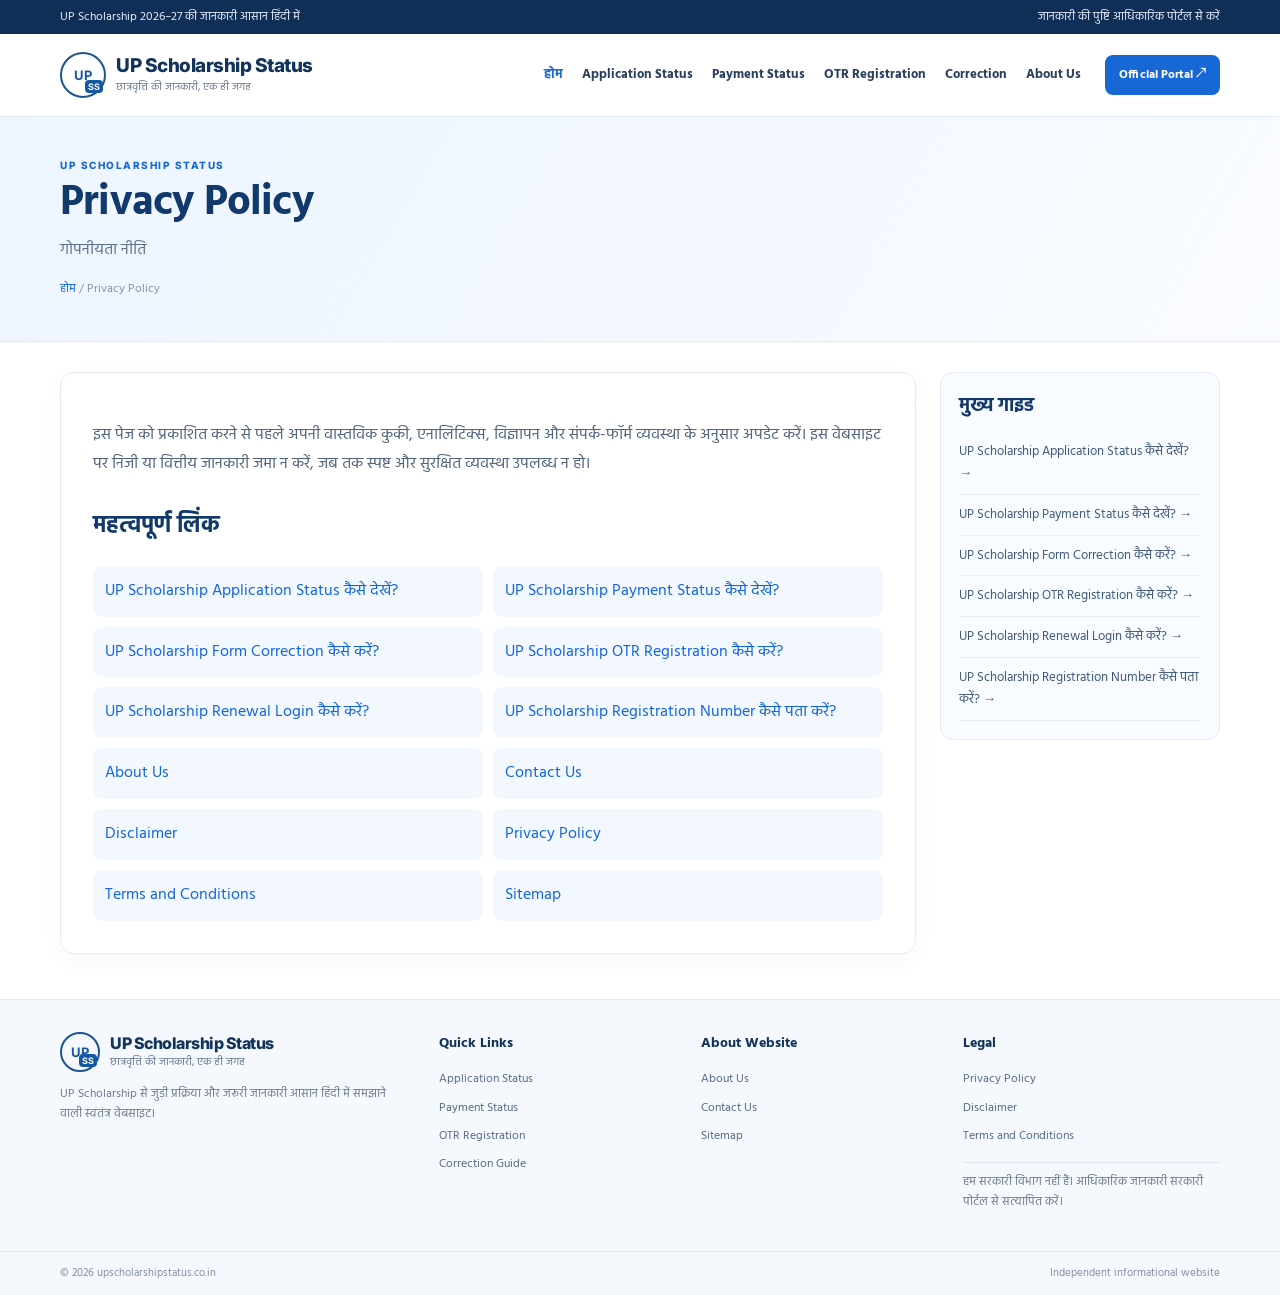
<file: privacy-policy/index.html>
<!doctype html><html lang="hi"><head><meta charset="utf-8"><meta name="viewport" content="width=device-width,initial-scale=1"><title>Privacy Policy | UP Scholarship Status</title><meta name="description" content="गोपनीयता नीति"><link rel="canonical" href="https://upscholarshipstatus.co.in/privacy-policy/"><link rel="stylesheet" href="/assets/style.css"></head><body><div class="topline"><div class="wrap top-inner"><span>UP Scholarship 2026–27 की जानकारी आसान हिंदी में</span><span>जानकारी की पुष्टि आधिकारिक पोर्टल से करें</span></div></div>
<header class="header"><div class="wrap header-inner">
<a class="brand" href="/" aria-label="UP Scholarship Status homepage"><span class="brand-logo">UP<span>SS</span></span><span class="brand-copy"><strong>UP Scholarship Status</strong><small>छात्रवृत्ति की जानकारी, एक ही जगह</small></span></a>
<button class="menu-btn" id="menuBtn" aria-expanded="false" aria-controls="mainNav" aria-label="मेन्यू खोलें">☰</button>
<nav class="nav" id="mainNav"><a class="current" href="/">होम</a><a href="/application-status/">Application Status</a><a href="/payment-status/">Payment Status</a><a href="/otr-registration-kaise-kare/">OTR Registration</a><a href="/correction-kaise-kare/">Correction</a><a href="/about-us/">About Us</a></nav>
<a class="portal" href="https://scholarship.up.gov.in/" target="_blank" rel="noopener noreferrer">Official Portal ↗</a>
</div></header>
<main><section class="content-hero"><div class="wrap"><div class="section-label">UP SCHOLARSHIP STATUS</div><h1>Privacy Policy</h1><p>गोपनीयता नीति</p><div class="crumbs"><a href="/">होम</a> / Privacy Policy</div></div></section><div class="wrap inner-layout"><article class="inner-article"><p>इस पेज को प्रकाशित करने से पहले अपनी वास्तविक कुकी, एनालिटिक्स, विज्ञापन और संपर्क-फॉर्म व्यवस्था के अनुसार अपडेट करें। इस वेबसाइट पर निजी या वित्तीय जानकारी जमा न करें, जब तक स्पष्ट और सुरक्षित व्यवस्था उपलब्ध न हो।</p><h2>महत्वपूर्ण लिंक</h2><div class="sitemap-links"><a href="/application-status/">UP Scholarship Application Status कैसे देखें?</a><a href="/payment-status/">UP Scholarship Payment Status कैसे देखें?</a><a href="/correction-kaise-kare/">UP Scholarship Form Correction कैसे करें?</a><a href="/otr-registration-kaise-kare/">UP Scholarship OTR Registration कैसे करें?</a><a href="/renewal-login-kaise-kare/">UP Scholarship Renewal Login कैसे करें?</a><a href="/registration-number-kaise-pata-kare/">UP Scholarship Registration Number कैसे पता करें?</a><a href="/about-us/">About Us</a><a href="/contact-us/">Contact Us</a><a href="/disclaimer/">Disclaimer</a><a href="/privacy-policy/">Privacy Policy</a><a href="/terms-and-conditions/">Terms and Conditions</a><a href="/sitemap/">Sitemap</a></div></article><aside class="inner-sidebar"><h3>मुख्य गाइड</h3><a href="/application-status/">UP Scholarship Application Status कैसे देखें? →</a><a href="/payment-status/">UP Scholarship Payment Status कैसे देखें? →</a><a href="/correction-kaise-kare/">UP Scholarship Form Correction कैसे करें? →</a><a href="/otr-registration-kaise-kare/">UP Scholarship OTR Registration कैसे करें? →</a><a href="/renewal-login-kaise-kare/">UP Scholarship Renewal Login कैसे करें? →</a><a href="/registration-number-kaise-pata-kare/">UP Scholarship Registration Number कैसे पता करें? →</a></aside></div></main><footer class="footer"><div class="wrap footer-grid"><div class="footer-about"><a class="brand footer-brand" href="/"><span class="brand-logo">UP<span>SS</span></span><span class="brand-copy"><strong>UP Scholarship Status</strong><small>छात्रवृत्ति की जानकारी, एक ही जगह</small></span></a><p>UP Scholarship से जुड़ी प्रक्रिया और जरूरी जानकारी आसान हिंदी में समझाने वाली स्वतंत्र वेबसाइट।</p></div><div><h3>Quick Links</h3><a href="/application-status/">Application Status</a><a href="/payment-status/">Payment Status</a><a href="/otr-registration-kaise-kare/">OTR Registration</a><a href="/correction-kaise-kare/">Correction Guide</a></div><div><h3>About Website</h3><a href="/about-us/">About Us</a><a href="/contact-us/">Contact Us</a><a href="/sitemap/">Sitemap</a></div><div><h3>Legal</h3><a href="/privacy-policy/">Privacy Policy</a><a href="/disclaimer/">Disclaimer</a><a href="/terms-and-conditions/">Terms and Conditions</a><p class="footer-warning">हम सरकारी विभाग नहीं हैं। आधिकारिक जानकारी सरकारी पोर्टल से सत्यापित करें।</p></div></div><div class="footer-bottom"><div class="wrap"><span>© 2026 upscholarshipstatus.co.in</span><span>Independent informational website</span></div></div></footer>
<script src="/assets/script.js" defer></script></body></html>
</file>
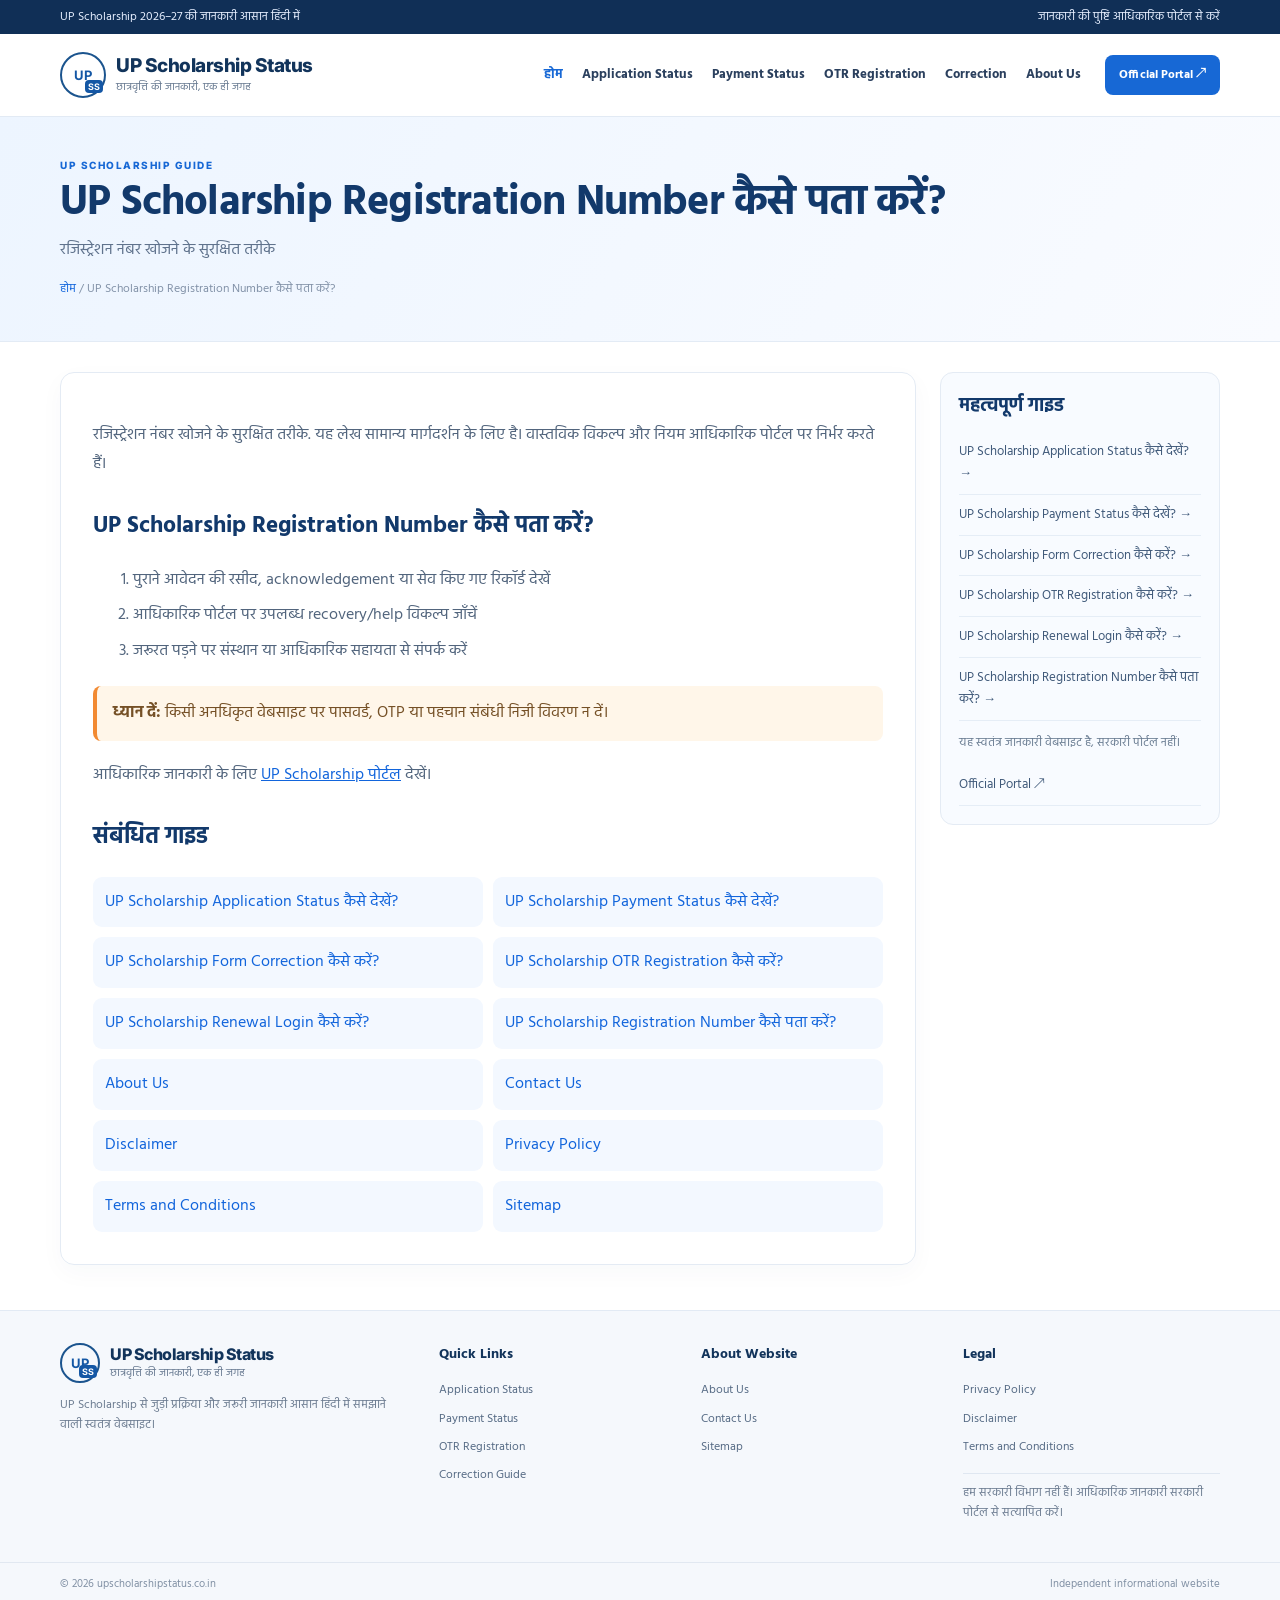
<file: registration-number-kaise-pata-kare/index.html>
<!doctype html><html lang="hi"><head><meta charset="utf-8"><meta name="viewport" content="width=device-width,initial-scale=1"><title>UP Scholarship Registration Number कैसे पता करें? | UP Scholarship Status</title><meta name="description" content="रजिस्ट्रेशन नंबर खोजने के सुरक्षित तरीके आसान हिंदी में पढ़ें।"><link rel="canonical" href="https://upscholarshipstatus.co.in/registration-number-kaise-pata-kare/"><link rel="stylesheet" href="/assets/style.css"></head><body><div class="topline"><div class="wrap top-inner"><span>UP Scholarship 2026–27 की जानकारी आसान हिंदी में</span><span>जानकारी की पुष्टि आधिकारिक पोर्टल से करें</span></div></div>
<header class="header"><div class="wrap header-inner">
<a class="brand" href="/" aria-label="UP Scholarship Status homepage"><span class="brand-logo">UP<span>SS</span></span><span class="brand-copy"><strong>UP Scholarship Status</strong><small>छात्रवृत्ति की जानकारी, एक ही जगह</small></span></a>
<button class="menu-btn" id="menuBtn" aria-expanded="false" aria-controls="mainNav" aria-label="मेन्यू खोलें">☰</button>
<nav class="nav" id="mainNav"><a class="current" href="/">होम</a><a href="/application-status/">Application Status</a><a href="/payment-status/">Payment Status</a><a href="/otr-registration-kaise-kare/">OTR Registration</a><a href="/correction-kaise-kare/">Correction</a><a href="/about-us/">About Us</a></nav>
<a class="portal" href="https://scholarship.up.gov.in/" target="_blank" rel="noopener noreferrer">Official Portal ↗</a>
</div></header>
<main><section class="content-hero"><div class="wrap"><div class="section-label">UP SCHOLARSHIP GUIDE</div><h1>UP Scholarship Registration Number कैसे पता करें?</h1><p>रजिस्ट्रेशन नंबर खोजने के सुरक्षित तरीके</p><div class="crumbs"><a href="/">होम</a> / UP Scholarship Registration Number कैसे पता करें?</div></div></section><div class="wrap inner-layout"><article class="inner-article"><p>रजिस्ट्रेशन नंबर खोजने के सुरक्षित तरीके. यह लेख सामान्य मार्गदर्शन के लिए है। वास्तविक विकल्प और नियम आधिकारिक पोर्टल पर निर्भर करते हैं।</p><h2>UP Scholarship Registration Number कैसे पता करें?</h2><ol><li>पुराने आवेदन की रसीद, acknowledgement या सेव किए गए रिकॉर्ड देखें</li><li>आधिकारिक पोर्टल पर उपलब्ध recovery/help विकल्प जाँचें</li><li>जरूरत पड़ने पर संस्थान या आधिकारिक सहायता से संपर्क करें</li></ol><div class="site-note"><b>ध्यान दें:</b> किसी अनधिकृत वेबसाइट पर पासवर्ड, OTP या पहचान संबंधी निजी विवरण न दें।</div><p>आधिकारिक जानकारी के लिए <a href="https://scholarship.up.gov.in/" target="_blank" rel="noopener noreferrer">UP Scholarship पोर्टल</a> देखें।</p><h2>संबंधित गाइड</h2><div class="sitemap-links"><a href="/application-status/">UP Scholarship Application Status कैसे देखें?</a><a href="/payment-status/">UP Scholarship Payment Status कैसे देखें?</a><a href="/correction-kaise-kare/">UP Scholarship Form Correction कैसे करें?</a><a href="/otr-registration-kaise-kare/">UP Scholarship OTR Registration कैसे करें?</a><a href="/renewal-login-kaise-kare/">UP Scholarship Renewal Login कैसे करें?</a><a href="/registration-number-kaise-pata-kare/">UP Scholarship Registration Number कैसे पता करें?</a><a href="/about-us/">About Us</a><a href="/contact-us/">Contact Us</a><a href="/disclaimer/">Disclaimer</a><a href="/privacy-policy/">Privacy Policy</a><a href="/terms-and-conditions/">Terms and Conditions</a><a href="/sitemap/">Sitemap</a></div></article><aside class="inner-sidebar"><h3>महत्वपूर्ण गाइड</h3><a href="/application-status/">UP Scholarship Application Status कैसे देखें? →</a><a href="/payment-status/">UP Scholarship Payment Status कैसे देखें? →</a><a href="/correction-kaise-kare/">UP Scholarship Form Correction कैसे करें? →</a><a href="/otr-registration-kaise-kare/">UP Scholarship OTR Registration कैसे करें? →</a><a href="/renewal-login-kaise-kare/">UP Scholarship Renewal Login कैसे करें? →</a><a href="/registration-number-kaise-pata-kare/">UP Scholarship Registration Number कैसे पता करें? →</a><p>यह स्वतंत्र जानकारी वेबसाइट है, सरकारी पोर्टल नहीं।</p><a href="https://scholarship.up.gov.in/" target="_blank" rel="noopener noreferrer">Official Portal ↗</a></aside></div></main><footer class="footer"><div class="wrap footer-grid"><div class="footer-about"><a class="brand footer-brand" href="/"><span class="brand-logo">UP<span>SS</span></span><span class="brand-copy"><strong>UP Scholarship Status</strong><small>छात्रवृत्ति की जानकारी, एक ही जगह</small></span></a><p>UP Scholarship से जुड़ी प्रक्रिया और जरूरी जानकारी आसान हिंदी में समझाने वाली स्वतंत्र वेबसाइट।</p></div><div><h3>Quick Links</h3><a href="/application-status/">Application Status</a><a href="/payment-status/">Payment Status</a><a href="/otr-registration-kaise-kare/">OTR Registration</a><a href="/correction-kaise-kare/">Correction Guide</a></div><div><h3>About Website</h3><a href="/about-us/">About Us</a><a href="/contact-us/">Contact Us</a><a href="/sitemap/">Sitemap</a></div><div><h3>Legal</h3><a href="/privacy-policy/">Privacy Policy</a><a href="/disclaimer/">Disclaimer</a><a href="/terms-and-conditions/">Terms and Conditions</a><p class="footer-warning">हम सरकारी विभाग नहीं हैं। आधिकारिक जानकारी सरकारी पोर्टल से सत्यापित करें।</p></div></div><div class="footer-bottom"><div class="wrap"><span>© 2026 upscholarshipstatus.co.in</span><span>Independent informational website</span></div></div></footer>
<script src="/assets/script.js" defer></script></body></html>
</file>
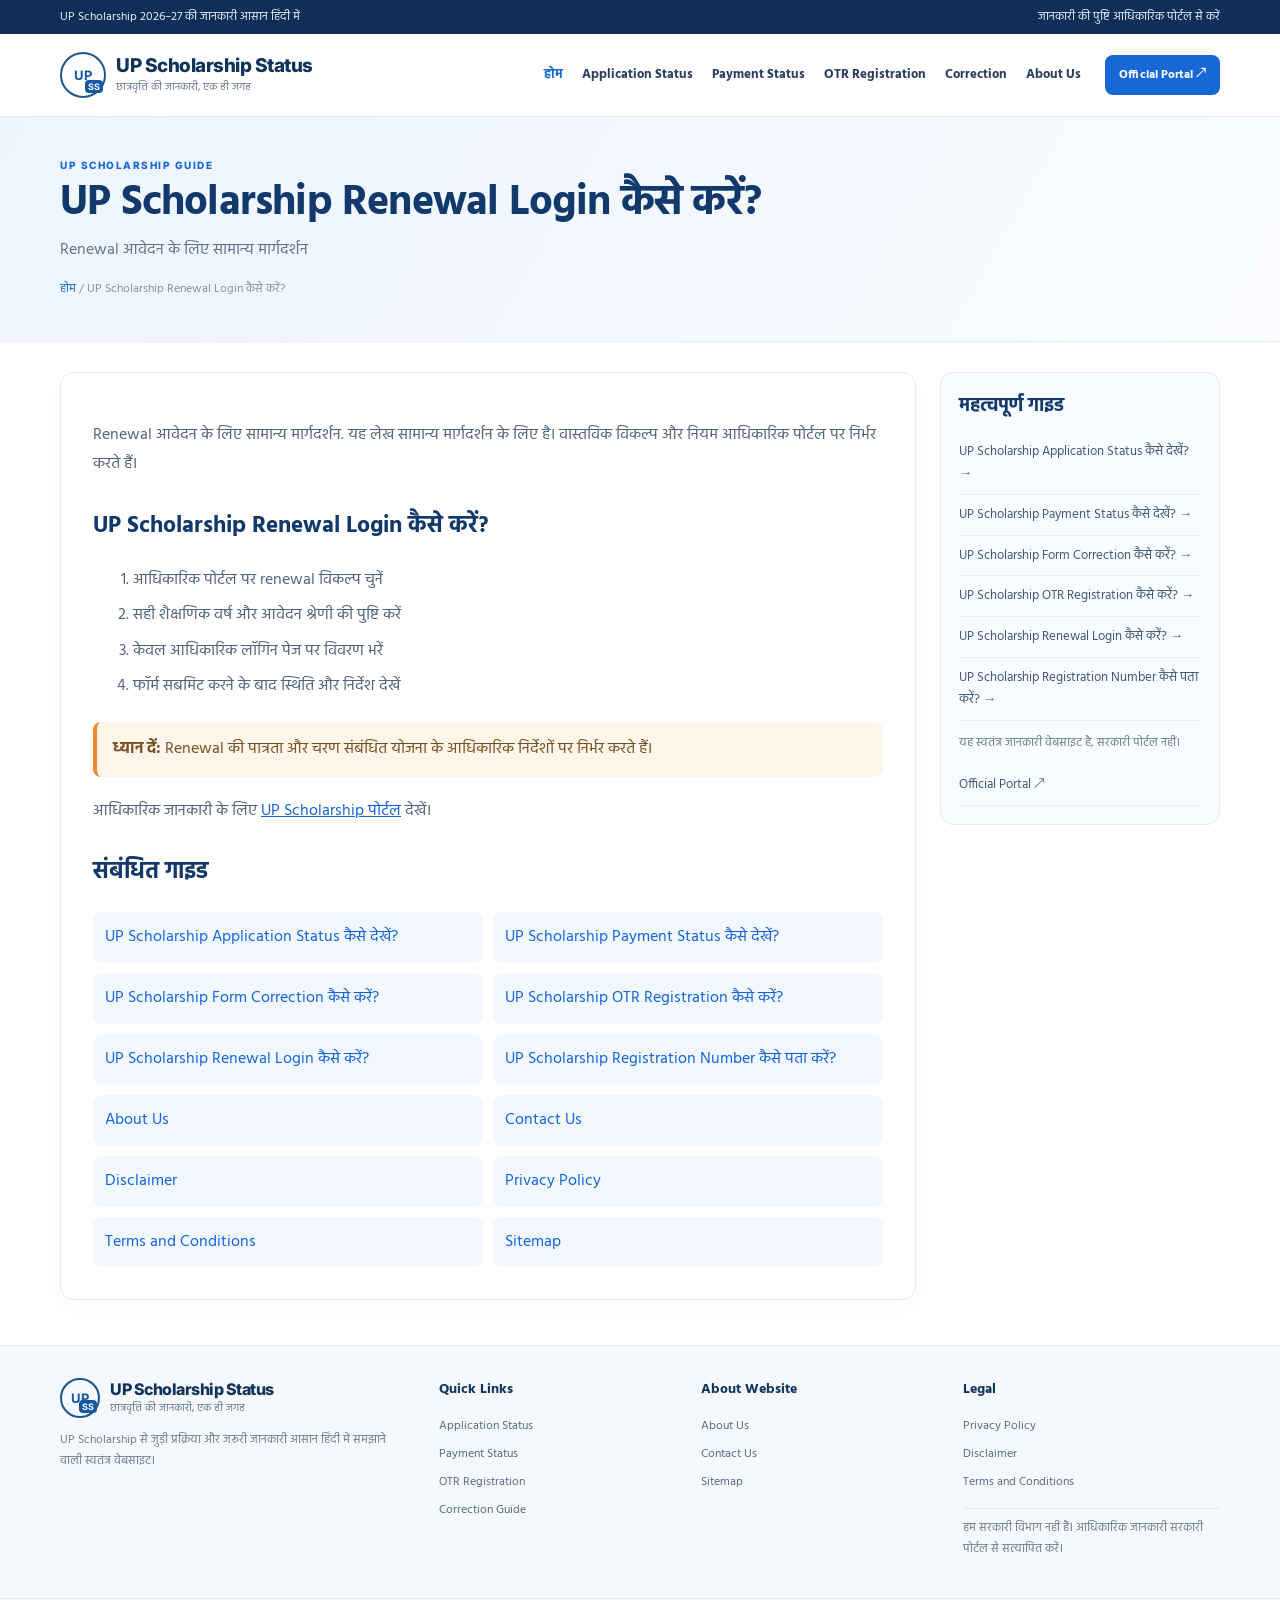
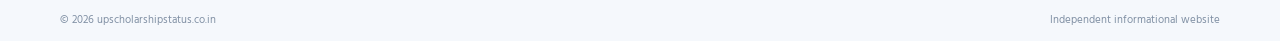
<file: renewal-login-kaise-kare/index.html>
<!doctype html><html lang="hi"><head><meta charset="utf-8"><meta name="viewport" content="width=device-width,initial-scale=1"><title>UP Scholarship Renewal Login कैसे करें? | UP Scholarship Status</title><meta name="description" content="Renewal आवेदन के लिए सामान्य मार्गदर्शन आसान हिंदी में पढ़ें।"><link rel="canonical" href="https://upscholarshipstatus.co.in/renewal-login-kaise-kare/"><link rel="stylesheet" href="/assets/style.css"></head><body><div class="topline"><div class="wrap top-inner"><span>UP Scholarship 2026–27 की जानकारी आसान हिंदी में</span><span>जानकारी की पुष्टि आधिकारिक पोर्टल से करें</span></div></div>
<header class="header"><div class="wrap header-inner">
<a class="brand" href="/" aria-label="UP Scholarship Status homepage"><span class="brand-logo">UP<span>SS</span></span><span class="brand-copy"><strong>UP Scholarship Status</strong><small>छात्रवृत्ति की जानकारी, एक ही जगह</small></span></a>
<button class="menu-btn" id="menuBtn" aria-expanded="false" aria-controls="mainNav" aria-label="मेन्यू खोलें">☰</button>
<nav class="nav" id="mainNav"><a class="current" href="/">होम</a><a href="/application-status/">Application Status</a><a href="/payment-status/">Payment Status</a><a href="/otr-registration-kaise-kare/">OTR Registration</a><a href="/correction-kaise-kare/">Correction</a><a href="/about-us/">About Us</a></nav>
<a class="portal" href="https://scholarship.up.gov.in/" target="_blank" rel="noopener noreferrer">Official Portal ↗</a>
</div></header>
<main><section class="content-hero"><div class="wrap"><div class="section-label">UP SCHOLARSHIP GUIDE</div><h1>UP Scholarship Renewal Login कैसे करें?</h1><p>Renewal आवेदन के लिए सामान्य मार्गदर्शन</p><div class="crumbs"><a href="/">होम</a> / UP Scholarship Renewal Login कैसे करें?</div></div></section><div class="wrap inner-layout"><article class="inner-article"><p>Renewal आवेदन के लिए सामान्य मार्गदर्शन. यह लेख सामान्य मार्गदर्शन के लिए है। वास्तविक विकल्प और नियम आधिकारिक पोर्टल पर निर्भर करते हैं।</p><h2>UP Scholarship Renewal Login कैसे करें?</h2><ol><li>आधिकारिक पोर्टल पर renewal विकल्प चुनें</li><li>सही शैक्षणिक वर्ष और आवेदन श्रेणी की पुष्टि करें</li><li>केवल आधिकारिक लॉगिन पेज पर विवरण भरें</li><li>फॉर्म सबमिट करने के बाद स्थिति और निर्देश देखें</li></ol><div class="site-note"><b>ध्यान दें:</b> Renewal की पात्रता और चरण संबंधित योजना के आधिकारिक निर्देशों पर निर्भर करते हैं।</div><p>आधिकारिक जानकारी के लिए <a href="https://scholarship.up.gov.in/" target="_blank" rel="noopener noreferrer">UP Scholarship पोर्टल</a> देखें।</p><h2>संबंधित गाइड</h2><div class="sitemap-links"><a href="/application-status/">UP Scholarship Application Status कैसे देखें?</a><a href="/payment-status/">UP Scholarship Payment Status कैसे देखें?</a><a href="/correction-kaise-kare/">UP Scholarship Form Correction कैसे करें?</a><a href="/otr-registration-kaise-kare/">UP Scholarship OTR Registration कैसे करें?</a><a href="/renewal-login-kaise-kare/">UP Scholarship Renewal Login कैसे करें?</a><a href="/registration-number-kaise-pata-kare/">UP Scholarship Registration Number कैसे पता करें?</a><a href="/about-us/">About Us</a><a href="/contact-us/">Contact Us</a><a href="/disclaimer/">Disclaimer</a><a href="/privacy-policy/">Privacy Policy</a><a href="/terms-and-conditions/">Terms and Conditions</a><a href="/sitemap/">Sitemap</a></div></article><aside class="inner-sidebar"><h3>महत्वपूर्ण गाइड</h3><a href="/application-status/">UP Scholarship Application Status कैसे देखें? →</a><a href="/payment-status/">UP Scholarship Payment Status कैसे देखें? →</a><a href="/correction-kaise-kare/">UP Scholarship Form Correction कैसे करें? →</a><a href="/otr-registration-kaise-kare/">UP Scholarship OTR Registration कैसे करें? →</a><a href="/renewal-login-kaise-kare/">UP Scholarship Renewal Login कैसे करें? →</a><a href="/registration-number-kaise-pata-kare/">UP Scholarship Registration Number कैसे पता करें? →</a><p>यह स्वतंत्र जानकारी वेबसाइट है, सरकारी पोर्टल नहीं।</p><a href="https://scholarship.up.gov.in/" target="_blank" rel="noopener noreferrer">Official Portal ↗</a></aside></div></main><footer class="footer"><div class="wrap footer-grid"><div class="footer-about"><a class="brand footer-brand" href="/"><span class="brand-logo">UP<span>SS</span></span><span class="brand-copy"><strong>UP Scholarship Status</strong><small>छात्रवृत्ति की जानकारी, एक ही जगह</small></span></a><p>UP Scholarship से जुड़ी प्रक्रिया और जरूरी जानकारी आसान हिंदी में समझाने वाली स्वतंत्र वेबसाइट।</p></div><div><h3>Quick Links</h3><a href="/application-status/">Application Status</a><a href="/payment-status/">Payment Status</a><a href="/otr-registration-kaise-kare/">OTR Registration</a><a href="/correction-kaise-kare/">Correction Guide</a></div><div><h3>About Website</h3><a href="/about-us/">About Us</a><a href="/contact-us/">Contact Us</a><a href="/sitemap/">Sitemap</a></div><div><h3>Legal</h3><a href="/privacy-policy/">Privacy Policy</a><a href="/disclaimer/">Disclaimer</a><a href="/terms-and-conditions/">Terms and Conditions</a><p class="footer-warning">हम सरकारी विभाग नहीं हैं। आधिकारिक जानकारी सरकारी पोर्टल से सत्यापित करें।</p></div></div><div class="footer-bottom"><div class="wrap"><span>© 2026 upscholarshipstatus.co.in</span><span>Independent informational website</span></div></div></footer>
<script src="/assets/script.js" defer></script></body></html>
</file>
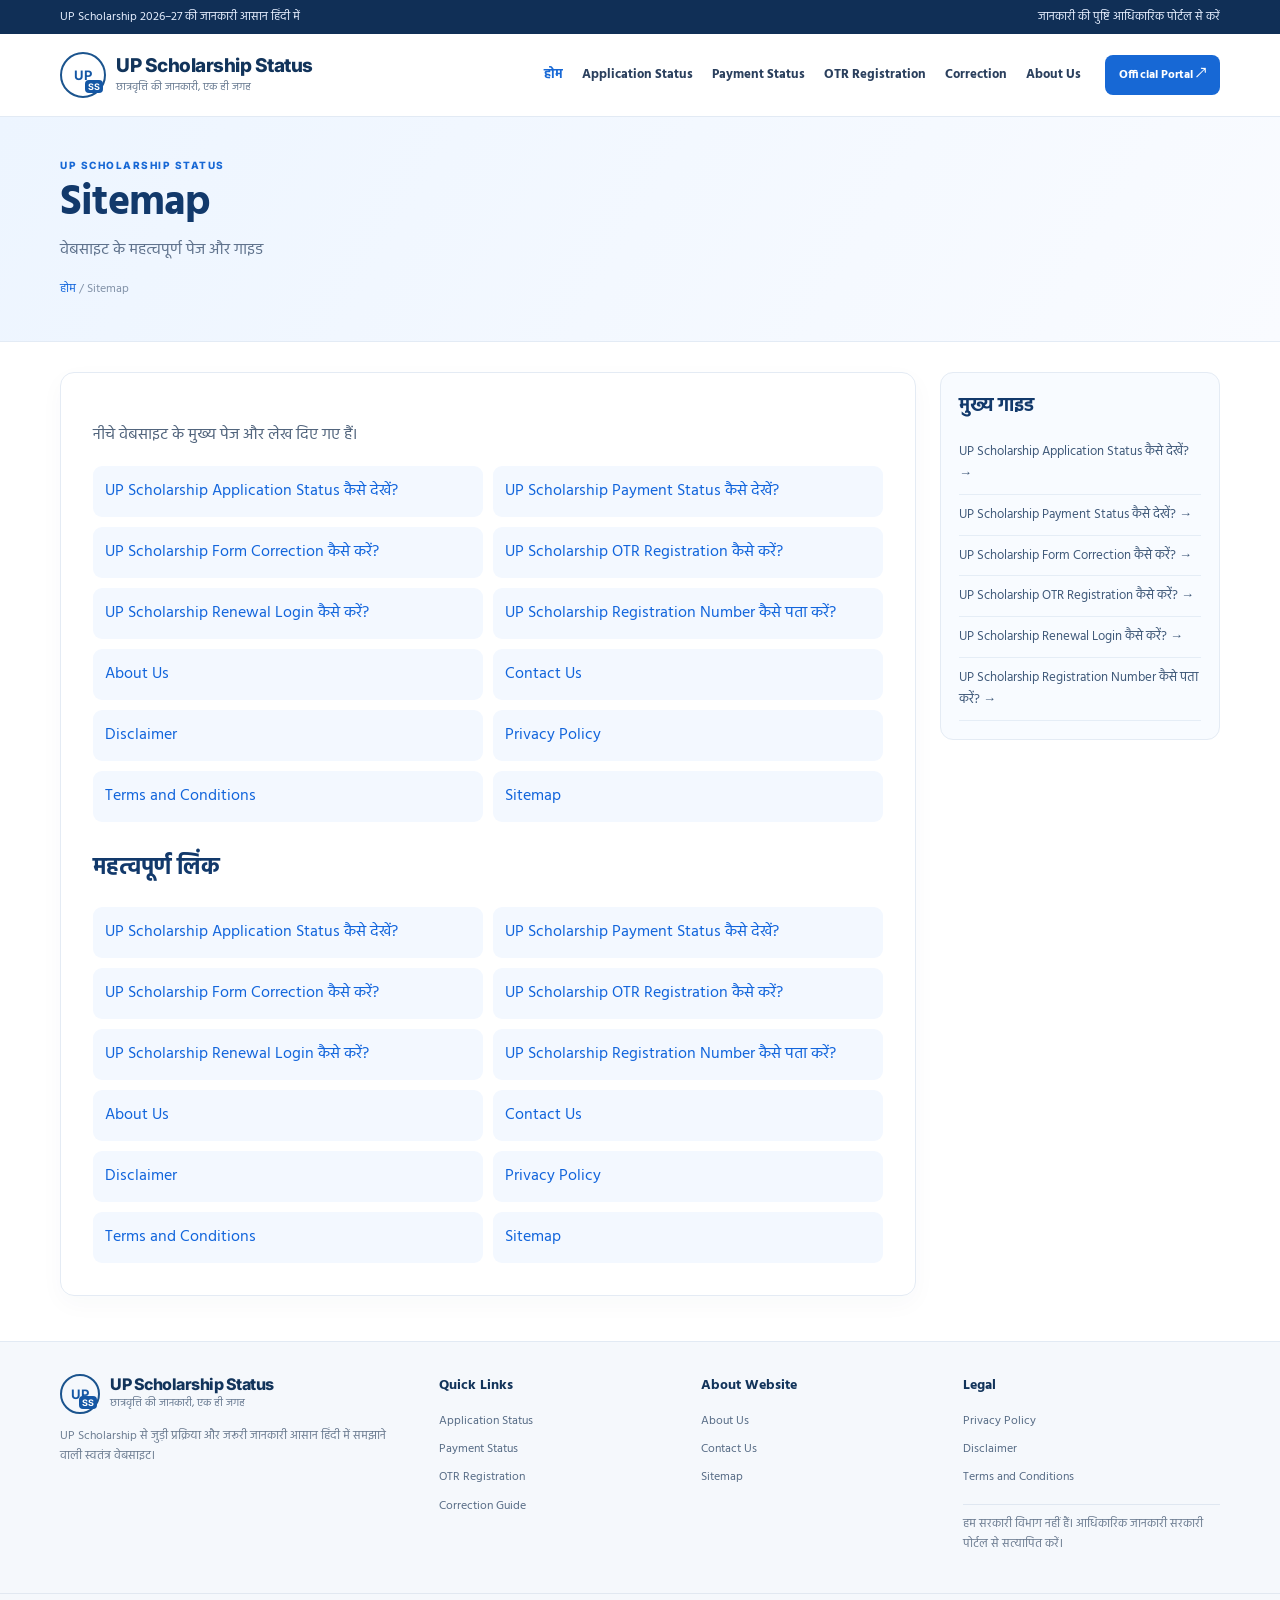
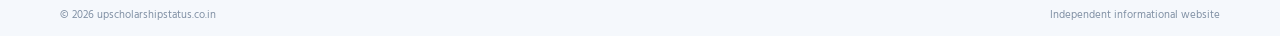
<file: sitemap/index.html>
<!doctype html><html lang="hi"><head><meta charset="utf-8"><meta name="viewport" content="width=device-width,initial-scale=1"><title>Sitemap | UP Scholarship Status</title><meta name="description" content="वेबसाइट के महत्वपूर्ण पेज और गाइड"><link rel="canonical" href="https://upscholarshipstatus.co.in/sitemap/"><link rel="stylesheet" href="/assets/style.css"></head><body><div class="topline"><div class="wrap top-inner"><span>UP Scholarship 2026–27 की जानकारी आसान हिंदी में</span><span>जानकारी की पुष्टि आधिकारिक पोर्टल से करें</span></div></div>
<header class="header"><div class="wrap header-inner">
<a class="brand" href="/" aria-label="UP Scholarship Status homepage"><span class="brand-logo">UP<span>SS</span></span><span class="brand-copy"><strong>UP Scholarship Status</strong><small>छात्रवृत्ति की जानकारी, एक ही जगह</small></span></a>
<button class="menu-btn" id="menuBtn" aria-expanded="false" aria-controls="mainNav" aria-label="मेन्यू खोलें">☰</button>
<nav class="nav" id="mainNav"><a class="current" href="/">होम</a><a href="/application-status/">Application Status</a><a href="/payment-status/">Payment Status</a><a href="/otr-registration-kaise-kare/">OTR Registration</a><a href="/correction-kaise-kare/">Correction</a><a href="/about-us/">About Us</a></nav>
<a class="portal" href="https://scholarship.up.gov.in/" target="_blank" rel="noopener noreferrer">Official Portal ↗</a>
</div></header>
<main><section class="content-hero"><div class="wrap"><div class="section-label">UP SCHOLARSHIP STATUS</div><h1>Sitemap</h1><p>वेबसाइट के महत्वपूर्ण पेज और गाइड</p><div class="crumbs"><a href="/">होम</a> / Sitemap</div></div></section><div class="wrap inner-layout"><article class="inner-article"><p>नीचे वेबसाइट के मुख्य पेज और लेख दिए गए हैं।<div class="sitemap-links"><a href="/application-status/">UP Scholarship Application Status कैसे देखें?</a><a href="/payment-status/">UP Scholarship Payment Status कैसे देखें?</a><a href="/correction-kaise-kare/">UP Scholarship Form Correction कैसे करें?</a><a href="/otr-registration-kaise-kare/">UP Scholarship OTR Registration कैसे करें?</a><a href="/renewal-login-kaise-kare/">UP Scholarship Renewal Login कैसे करें?</a><a href="/registration-number-kaise-pata-kare/">UP Scholarship Registration Number कैसे पता करें?</a><a href="/about-us/">About Us</a><a href="/contact-us/">Contact Us</a><a href="/disclaimer/">Disclaimer</a><a href="/privacy-policy/">Privacy Policy</a><a href="/terms-and-conditions/">Terms and Conditions</a><a href="/sitemap/">Sitemap</a></div></p><h2>महत्वपूर्ण लिंक</h2><div class="sitemap-links"><a href="/application-status/">UP Scholarship Application Status कैसे देखें?</a><a href="/payment-status/">UP Scholarship Payment Status कैसे देखें?</a><a href="/correction-kaise-kare/">UP Scholarship Form Correction कैसे करें?</a><a href="/otr-registration-kaise-kare/">UP Scholarship OTR Registration कैसे करें?</a><a href="/renewal-login-kaise-kare/">UP Scholarship Renewal Login कैसे करें?</a><a href="/registration-number-kaise-pata-kare/">UP Scholarship Registration Number कैसे पता करें?</a><a href="/about-us/">About Us</a><a href="/contact-us/">Contact Us</a><a href="/disclaimer/">Disclaimer</a><a href="/privacy-policy/">Privacy Policy</a><a href="/terms-and-conditions/">Terms and Conditions</a><a href="/sitemap/">Sitemap</a></div></article><aside class="inner-sidebar"><h3>मुख्य गाइड</h3><a href="/application-status/">UP Scholarship Application Status कैसे देखें? →</a><a href="/payment-status/">UP Scholarship Payment Status कैसे देखें? →</a><a href="/correction-kaise-kare/">UP Scholarship Form Correction कैसे करें? →</a><a href="/otr-registration-kaise-kare/">UP Scholarship OTR Registration कैसे करें? →</a><a href="/renewal-login-kaise-kare/">UP Scholarship Renewal Login कैसे करें? →</a><a href="/registration-number-kaise-pata-kare/">UP Scholarship Registration Number कैसे पता करें? →</a></aside></div></main><footer class="footer"><div class="wrap footer-grid"><div class="footer-about"><a class="brand footer-brand" href="/"><span class="brand-logo">UP<span>SS</span></span><span class="brand-copy"><strong>UP Scholarship Status</strong><small>छात्रवृत्ति की जानकारी, एक ही जगह</small></span></a><p>UP Scholarship से जुड़ी प्रक्रिया और जरूरी जानकारी आसान हिंदी में समझाने वाली स्वतंत्र वेबसाइट।</p></div><div><h3>Quick Links</h3><a href="/application-status/">Application Status</a><a href="/payment-status/">Payment Status</a><a href="/otr-registration-kaise-kare/">OTR Registration</a><a href="/correction-kaise-kare/">Correction Guide</a></div><div><h3>About Website</h3><a href="/about-us/">About Us</a><a href="/contact-us/">Contact Us</a><a href="/sitemap/">Sitemap</a></div><div><h3>Legal</h3><a href="/privacy-policy/">Privacy Policy</a><a href="/disclaimer/">Disclaimer</a><a href="/terms-and-conditions/">Terms and Conditions</a><p class="footer-warning">हम सरकारी विभाग नहीं हैं। आधिकारिक जानकारी सरकारी पोर्टल से सत्यापित करें।</p></div></div><div class="footer-bottom"><div class="wrap"><span>© 2026 upscholarshipstatus.co.in</span><span>Independent informational website</span></div></div></footer>
<script src="/assets/script.js" defer></script></body></html>
</file>
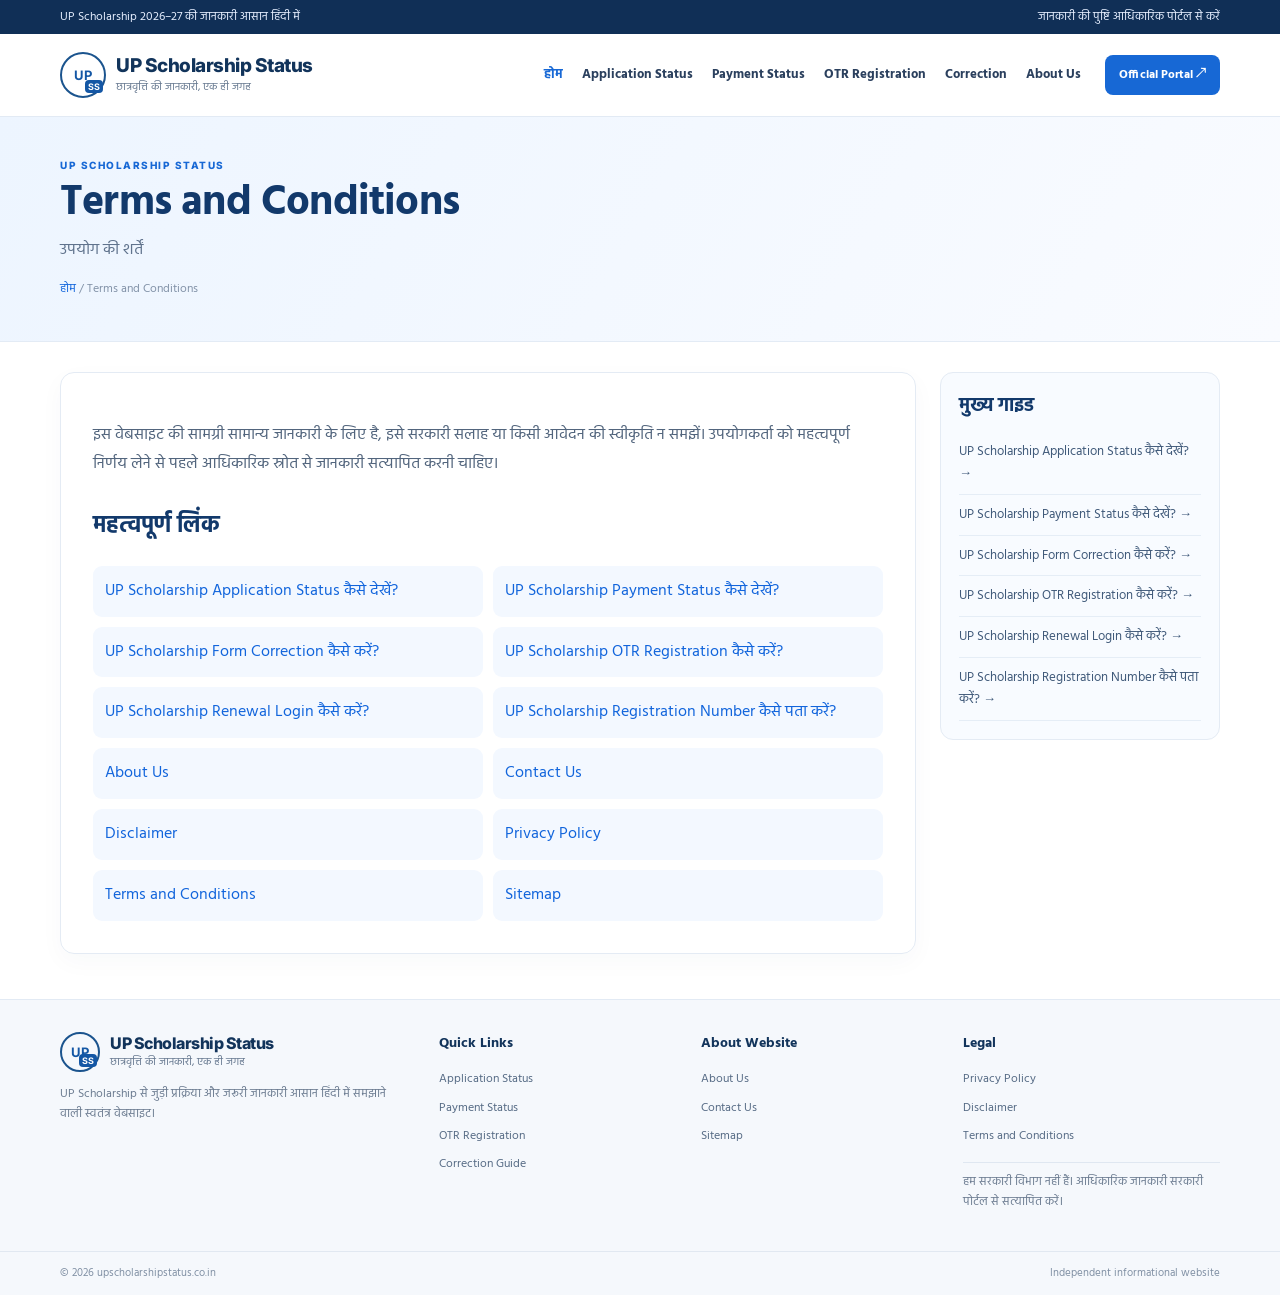
<file: terms-and-conditions/index.html>
<!doctype html><html lang="hi"><head><meta charset="utf-8"><meta name="viewport" content="width=device-width,initial-scale=1"><title>Terms and Conditions | UP Scholarship Status</title><meta name="description" content="उपयोग की शर्तें"><link rel="canonical" href="https://upscholarshipstatus.co.in/terms-and-conditions/"><link rel="stylesheet" href="/assets/style.css"></head><body><div class="topline"><div class="wrap top-inner"><span>UP Scholarship 2026–27 की जानकारी आसान हिंदी में</span><span>जानकारी की पुष्टि आधिकारिक पोर्टल से करें</span></div></div>
<header class="header"><div class="wrap header-inner">
<a class="brand" href="/" aria-label="UP Scholarship Status homepage"><span class="brand-logo">UP<span>SS</span></span><span class="brand-copy"><strong>UP Scholarship Status</strong><small>छात्रवृत्ति की जानकारी, एक ही जगह</small></span></a>
<button class="menu-btn" id="menuBtn" aria-expanded="false" aria-controls="mainNav" aria-label="मेन्यू खोलें">☰</button>
<nav class="nav" id="mainNav"><a class="current" href="/">होम</a><a href="/application-status/">Application Status</a><a href="/payment-status/">Payment Status</a><a href="/otr-registration-kaise-kare/">OTR Registration</a><a href="/correction-kaise-kare/">Correction</a><a href="/about-us/">About Us</a></nav>
<a class="portal" href="https://scholarship.up.gov.in/" target="_blank" rel="noopener noreferrer">Official Portal ↗</a>
</div></header>
<main><section class="content-hero"><div class="wrap"><div class="section-label">UP SCHOLARSHIP STATUS</div><h1>Terms and Conditions</h1><p>उपयोग की शर्तें</p><div class="crumbs"><a href="/">होम</a> / Terms and Conditions</div></div></section><div class="wrap inner-layout"><article class="inner-article"><p>इस वेबसाइट की सामग्री सामान्य जानकारी के लिए है, इसे सरकारी सलाह या किसी आवेदन की स्वीकृति न समझें। उपयोगकर्ता को महत्वपूर्ण निर्णय लेने से पहले आधिकारिक स्रोत से जानकारी सत्यापित करनी चाहिए।</p><h2>महत्वपूर्ण लिंक</h2><div class="sitemap-links"><a href="/application-status/">UP Scholarship Application Status कैसे देखें?</a><a href="/payment-status/">UP Scholarship Payment Status कैसे देखें?</a><a href="/correction-kaise-kare/">UP Scholarship Form Correction कैसे करें?</a><a href="/otr-registration-kaise-kare/">UP Scholarship OTR Registration कैसे करें?</a><a href="/renewal-login-kaise-kare/">UP Scholarship Renewal Login कैसे करें?</a><a href="/registration-number-kaise-pata-kare/">UP Scholarship Registration Number कैसे पता करें?</a><a href="/about-us/">About Us</a><a href="/contact-us/">Contact Us</a><a href="/disclaimer/">Disclaimer</a><a href="/privacy-policy/">Privacy Policy</a><a href="/terms-and-conditions/">Terms and Conditions</a><a href="/sitemap/">Sitemap</a></div></article><aside class="inner-sidebar"><h3>मुख्य गाइड</h3><a href="/application-status/">UP Scholarship Application Status कैसे देखें? →</a><a href="/payment-status/">UP Scholarship Payment Status कैसे देखें? →</a><a href="/correction-kaise-kare/">UP Scholarship Form Correction कैसे करें? →</a><a href="/otr-registration-kaise-kare/">UP Scholarship OTR Registration कैसे करें? →</a><a href="/renewal-login-kaise-kare/">UP Scholarship Renewal Login कैसे करें? →</a><a href="/registration-number-kaise-pata-kare/">UP Scholarship Registration Number कैसे पता करें? →</a></aside></div></main><footer class="footer"><div class="wrap footer-grid"><div class="footer-about"><a class="brand footer-brand" href="/"><span class="brand-logo">UP<span>SS</span></span><span class="brand-copy"><strong>UP Scholarship Status</strong><small>छात्रवृत्ति की जानकारी, एक ही जगह</small></span></a><p>UP Scholarship से जुड़ी प्रक्रिया और जरूरी जानकारी आसान हिंदी में समझाने वाली स्वतंत्र वेबसाइट।</p></div><div><h3>Quick Links</h3><a href="/application-status/">Application Status</a><a href="/payment-status/">Payment Status</a><a href="/otr-registration-kaise-kare/">OTR Registration</a><a href="/correction-kaise-kare/">Correction Guide</a></div><div><h3>About Website</h3><a href="/about-us/">About Us</a><a href="/contact-us/">Contact Us</a><a href="/sitemap/">Sitemap</a></div><div><h3>Legal</h3><a href="/privacy-policy/">Privacy Policy</a><a href="/disclaimer/">Disclaimer</a><a href="/terms-and-conditions/">Terms and Conditions</a><p class="footer-warning">हम सरकारी विभाग नहीं हैं। आधिकारिक जानकारी सरकारी पोर्टल से सत्यापित करें।</p></div></div><div class="footer-bottom"><div class="wrap"><span>© 2026 upscholarshipstatus.co.in</span><span>Independent informational website</span></div></div></footer>
<script src="/assets/script.js" defer></script></body></html>
</file>
<file: assets/style.css>
@import url('https://fonts.googleapis.com/css2?family=Hind:wght@400;500;600;700&family=Inter:wght@400;500;600;700;800&display=swap');
:root{--navy:#12345b;--blue:#1768d5;--blue2:#0e4fae;--ink:#1b2e49;--muted:#66768d;--line:#e2eaf4;--pale:#f3f8ff;--orange:#ef702e;--green:#168653}*{box-sizing:border-box}html{scroll-behavior:smooth;scroll-padding-top:100px}body{margin:0;color:var(--ink);font-family:'Hind',sans-serif;line-height:1.68;background:#fff}a{color:var(--blue);text-decoration:none}a:hover{color:var(--blue2)}.wrap{width:min(1160px,calc(100% - 40px));margin-inline:auto}.topline{background:#102f56;color:#e6efff;font-size:12px}.top-inner{display:flex;justify-content:space-between;gap:15px;padding:7px 0}.header{background:#fff;border-bottom:1px solid var(--line);position:sticky;top:0;z-index:20}.header-inner{min-height:82px;display:flex;align-items:center;gap:24px}.brand{display:flex;align-items:center;gap:10px;color:var(--navy);flex-shrink:0}.brand-logo{width:46px;height:46px;border-radius:50%;display:grid;place-items:center;border:2px solid #1b548e;color:#1457a5;font:bold 13px Inter,sans-serif;position:relative}.brand-logo span{font-size:9px;color:#fff;background:#1457a5;border-radius:4px;padding:1px 3px;position:absolute;bottom:3px;right:1px}.brand-copy strong{display:block;font:800 19px/1.25 Inter,sans-serif;letter-spacing:-.5px}.brand-copy small{display:block;color:#687a91;font-size:11px}.nav{display:flex;align-items:center;gap:19px;margin-left:auto}.nav a{font-size:13px;font-weight:700;color:#2b405e;white-space:nowrap}.nav a:hover,.nav a.current{color:var(--blue)}.portal{white-space:nowrap;background:var(--blue);color:#fff;padding:10px 14px;border-radius:8px;font-size:12px;font-weight:700}.portal:hover,.btn.primary:hover{background:var(--blue2);color:#fff}.menu-btn{display:none;background:#fff;border:1px solid var(--line);border-radius:8px;padding:7px 12px;font-size:21px;color:var(--navy)}.hero{background:radial-gradient(ellipse at 78% 45%,#cce5ff 0,transparent 34%),linear-gradient(110deg,#edf6ff,#f8fbff 60%,#e7f2ff);border-bottom:1px solid #dfeaf8}.hero-grid{display:grid;grid-template-columns:1.15fr .85fr;gap:25px;align-items:center;min-height:390px}.hero-text{padding:42px 0}.pill{display:inline-flex;align-items:center;gap:8px;background:#fff;border:1px solid #d7e7fb;border-radius:99px;padding:5px 11px;color:#1d62b5;font:800 10px Inter,sans-serif;letter-spacing:1px}.pill i{width:7px;height:7px;border-radius:50%;background:#24a566}h1{font-size:clamp(36px,4.1vw,52px);line-height:1.18;letter-spacing:-.8px;color:var(--navy);margin:17px 0 12px;font-weight:700}h1 em{font-style:normal;color:var(--blue)}.hero-lead{max-width:610px;color:#4d607a;font-size:17px;line-height:1.75;margin:0 0 22px}.hero-buttons{display:flex;gap:11px;flex-wrap:wrap}.btn{display:inline-flex;align-items:center;justify-content:center;gap:14px;border-radius:8px;padding:12px 17px;font-size:13px;font-weight:700;transition:.2s}.btn.primary{background:var(--blue);color:#fff}.btn.secondary{border:1px solid #c9dbf2;background:#fff;color:var(--navy)}.btn.secondary:hover{border-color:var(--blue);color:var(--blue)}.disclaimer-mini{font-size:11px;color:#7a899d;margin:13px 0 0}.hero-art{position:relative;min-height:330px;display:grid;place-items:center;overflow:hidden}.art-glow{position:absolute;width:285px;height:285px;border-radius:50%;background:#d9eaff;border:1px solid #c2dcfb;box-shadow:0 0 0 22px #ffffff5c,0 0 0 45px #ffffff35}.hero-paper{z-index:1;position:relative;width:215px;height:260px;background:#fff;border:1px solid #dbe6f3;border-radius:12px;padding:25px 20px;box-shadow:0 25px 50px #244e7a24;transform:rotate(-4deg)}.paper-head{font:800 10px Inter,sans-serif;color:#1c5fae;border-bottom:1px solid #e7edf5;padding-bottom:12px}.paper-head span{display:block;font-size:18px;margin-top:6px;color:var(--navy)}.paper-line{height:8px;background:#eaf1fa;border-radius:5px;margin-top:14px;width:85%}.paper-line.wide{width:100%;margin-top:20px}.paper-line.short{width:58%}.paper-check{display:grid;place-items:center;background:#e0f6e9;color:#13854c;font:bold 32px Inter,sans-serif;width:55px;height:55px;border-radius:50%;margin:19px auto 0}.paper-foot{font:700 8px Inter,sans-serif;letter-spacing:1px;color:#8b9ab0;text-align:center;margin-top:15px}.float-note{position:absolute;z-index:2;background:#ffffffed;border:1px solid #fff;border-radius:12px;padding:11px 14px;box-shadow:0 9px 25px #2c56821b}.float-note b,.float-note small{display:block}.float-note b{font-size:12px;color:var(--navy)}.float-note small{font-size:10px;color:var(--muted)}.note-one{right:0;top:47px}.note-two{left:0;bottom:35px}.shortcuts{display:grid;grid-template-columns:repeat(4,1fr);gap:13px;padding-top:22px;padding-bottom:24px}.shortcut{display:flex;align-items:center;gap:11px;padding:14px 12px;border-radius:11px;border:1px solid transparent;min-width:0}.shortcut b,.shortcut small{display:block}.shortcut b{font:700 12px Inter,sans-serif;line-height:1.5}.shortcut small{font-size:11px;color:#667991}.shortcut-icon{width:42px;height:42px;display:grid;place-items:center;background:#fff;border-radius:11px;font:bold 20px Inter,sans-serif;flex-shrink:0}.chev{margin-left:auto;font-size:23px}.s-blue{background:#edf5ff;border-color:#dfeaff;color:#155fc1}.s-green{background:#eefaf3;border-color:#ddf3e5;color:#16814a}.s-purple{background:#f5f0ff;border-color:#ece2ff;color:#753ec0}.s-orange{background:#fff3ec;border-color:#ffe4d7;color:#c45a26}.pillar{display:grid;grid-template-columns:minmax(0,1fr) 285px;align-items:start;gap:25px;padding-top:5px;padding-bottom:32px}.article{min-width:0}.section-label{font:800 10px Inter,sans-serif;color:var(--blue);letter-spacing:1.5px}.article h2{font-size:31px;line-height:1.35;color:var(--navy);margin:5px 0 12px}.article .lead{font-size:17px;color:#4c5f79}.article p,.article li{font-size:15px;color:#455871}.article h3{font-size:22px;color:var(--navy);line-height:1.4;margin:28px 0 7px}.article ol{padding-left:23px}.article li{padding:3px 0}.toc{padding:18px;border:1px solid #dce9f9;border-radius:12px;background:#f5f9ff;margin:20px 0}.toc h3{font-size:17px;margin:0 0 10px}.toc-grid{display:grid;grid-template-columns:1fr 1fr;gap:7px 14px}.toc-grid a{font-size:13px;font-weight:600;color:#2d5f9f}.toc-grid a:hover{text-decoration:underline}.callout{border-left:4px solid var(--orange);background:#fff7f0;padding:14px 17px;border-radius:0 10px 10px 0;margin:22px 0}.callout b{color:#9c4d1e}.callout p{margin:4px 0 0;font-size:14px}.article details{border:1px solid var(--line);border-radius:9px;padding:12px 15px;margin:8px 0}.article summary{cursor:pointer;font-weight:700;color:#284363;font-size:14px}.article details p{margin-bottom:0;font-size:14px}.official-box{display:flex;align-items:center;justify-content:space-between;gap:15px;background:#eff6ff;border:1px solid #d9e9ff;padding:17px;border-radius:12px;margin-top:24px}.official-box b,.official-box small{display:block}.official-box b{font-size:15px;color:var(--navy)}.official-box small{font-size:12px;color:#657993}.official-box .btn{flex-shrink:0}.sidebar{display:grid;gap:15px;position:sticky;top:105px}.side-card{border:1px solid var(--line);border-radius:12px;padding:17px;background:#fff}.side-card h3{font-size:16px;color:var(--navy);margin:0 0 10px}.side-card>a:not(.side-portal){display:flex;justify-content:space-between;gap:8px;padding:9px 0;border-bottom:1px solid #edf1f7;font-size:12px;font-weight:600;color:#415a79}.side-card>a:last-child{border-bottom:0}.side-card p{font-size:12px;color:#65768d;margin:0 0 10px}.side-blue{background:#f2f7ff}.side-portal{font:700 11px Inter,sans-serif;overflow-wrap:anywhere}.latest{padding:25px 0 35px;border-top:1px solid #edf1f6}.latest-head h2{font-size:25px;color:var(--navy);margin:5px 0 16px}.post-grid{display:grid;grid-template-columns:repeat(3,1fr);gap:14px}.post-card{padding:19px;border:1px solid var(--line);border-radius:12px;background:#fff;box-shadow:0 5px 18px #0d2c5507}.post-card:hover{border-color:#b9d4f5;transform:translateY(-2px)}.post-tag{font:800 9px Inter,sans-serif;letter-spacing:1px;color:var(--blue)}.post-card h3{font-size:18px;line-height:1.4;color:var(--navy);margin:9px 0}.post-card p{font-size:13px;color:#687a90;margin:0 0 12px}.read-more{font-size:12px;font-weight:800}.footer{background:#f5f8fc;border-top:1px solid var(--line)}.footer-grid{display:grid;grid-template-columns:1.5fr 1fr 1fr 1.1fr;gap:28px;padding-top:32px;padding-bottom:27px}.footer-brand .brand-logo{width:40px;height:40px}.footer-brand .brand-copy strong{font-size:16px}.footer-about p,.footer-warning{font-size:12px;color:#6b7b90}.footer-grid h3{font-size:14px;color:var(--navy);margin:0 0 10px}.footer-grid>div>a:not(.brand){display:block;font-size:12px;color:#566b85;padding:4px 0}.footer-grid>div>a:hover{text-decoration:underline;color:var(--blue)}.footer-warning{border-top:1px solid #dfe7f1;padding-top:9px}.footer-bottom{border-top:1px solid #e1e8f1;color:#8090a4;font-size:11px}.footer-bottom .wrap{display:flex;justify-content:space-between;gap:12px;padding:12px 0}
@media(max-width:1100px){.header-inner{gap:14px}.nav{gap:12px}.nav a{font-size:11px}.brand-copy strong{font-size:16px}.portal{font-size:11px;padding:9px}.shortcut{gap:7px;padding:11px 8px}.shortcut b{font-size:11px}}
@media(max-width:850px){.wrap{width:min(100% - 30px,680px)}.top-inner{justify-content:center;text-align:center}.top-inner span:last-child{display:none}.header-inner{min-height:70px;flex-wrap:wrap;padding:9px 0}.menu-btn{display:block;margin-left:auto}.portal{display:none}.nav{display:none;order:5;flex-basis:100%;flex-direction:column;align-items:stretch;gap:0;margin:0;padding-bottom:4px}.nav.open{display:flex}.nav a{font-size:14px;padding:10px 4px;border-top:1px solid #edf1f6}.hero-grid{grid-template-columns:1fr;gap:0}.hero-text{padding:34px 0 10px}.hero-art{min-height:280px}.art-glow{width:220px;height:220px}.hero-paper{width:175px;height:220px;padding:20px}.paper-check{width:44px;height:44px;margin-top:12px}.note-one{top:18px;right:0}.note-two{bottom:15px;left:0}.shortcuts{grid-template-columns:repeat(2,1fr);gap:10px;padding-top:15px}.pillar{grid-template-columns:1fr;gap:20px}.sidebar{position:static;grid-template-columns:repeat(2,1fr);order:2}.post-grid{grid-template-columns:1fr 1fr}.footer-grid{grid-template-columns:1fr 1fr}.footer-about{grid-column:1/-1}}
@media(max-width:500px){.wrap{width:calc(100% - 26px)}.brand-logo{width:39px;height:39px}.brand-copy strong{font-size:15px}.brand-copy small{font-size:10px}h1{font-size:35px}.hero-lead{font-size:15px}.hero-buttons{display:grid;grid-template-columns:1fr}.btn{width:100%}.shortcut{gap:7px;padding:10px 7px}.shortcut-icon{width:34px;height:34px;font-size:17px}.shortcut b{font-size:10px}.shortcut small{font-size:10px}.chev{display:none}.article h2{font-size:26px}.article h3{font-size:20px}.article p,.article li{font-size:14px}.toc{padding:14px}.toc-grid{grid-template-columns:1fr}.official-box{align-items:flex-start;flex-direction:column}.sidebar{grid-template-columns:1fr}.post-grid{grid-template-columns:1fr}.footer-grid{gap:20px 15px}.footer-grid>div{min-width:0}.footer-grid h3{font-size:13px}.footer-bottom .wrap{flex-direction:column;gap:2px}}

.content-hero{background:linear-gradient(120deg,#edf5ff,#f9fbff);padding:42px 0;border-bottom:1px solid #e3ebf5}.content-hero h1{font-size:clamp(30px,4vw,42px);color:#12396b;margin:8px 0}.content-hero p{color:#60738d;max-width:780px;margin:0}.crumbs{font-size:12px;color:#8292a8;margin-top:15px}.crumbs a{color:#1265dc}.inner-layout{display:grid;grid-template-columns:minmax(0,1fr) 280px;gap:24px;padding-top:30px;padding-bottom:45px}.inner-article{min-width:0;border:1px solid #e4ebf4;border-radius:14px;padding:clamp(18px,3vw,32px);box-shadow:0 8px 25px #18385c08}.inner-article h2{color:#12396b;font-size:23px;margin-top:28px}.inner-article p,.inner-article li{font-size:16px;line-height:1.85;color:#52657d}.inner-article li{margin:6px 0}.inner-article a{color:#1265dc;text-decoration:underline}.inner-sidebar{align-self:start;border:1px solid #e4ebf4;background:#f8fbff;border-radius:13px;padding:18px}.inner-sidebar h3{margin:0 0 10px;color:#12396b}.inner-sidebar a{display:block;padding:9px 0;border-bottom:1px solid #e5edf6;font-size:13px;color:#405a7a}.inner-sidebar p{font-size:12px;color:#687b91}.site-note{background:#fff6e9;border-left:4px solid #f28a32;padding:14px 16px;border-radius:8px;color:#755026;margin:20px 0}.sitemap-links{display:grid;grid-template-columns:repeat(2,minmax(0,1fr));gap:10px}.sitemap-links a{display:block;padding:12px;background:#f3f8ff;border-radius:9px;text-decoration:none}@media(max-width:800px){.inner-layout{grid-template-columns:1fr}.inner-sidebar{order:-1}.content-hero{padding:30px 0}.sitemap-links{grid-template-columns:1fr}}
</file>
